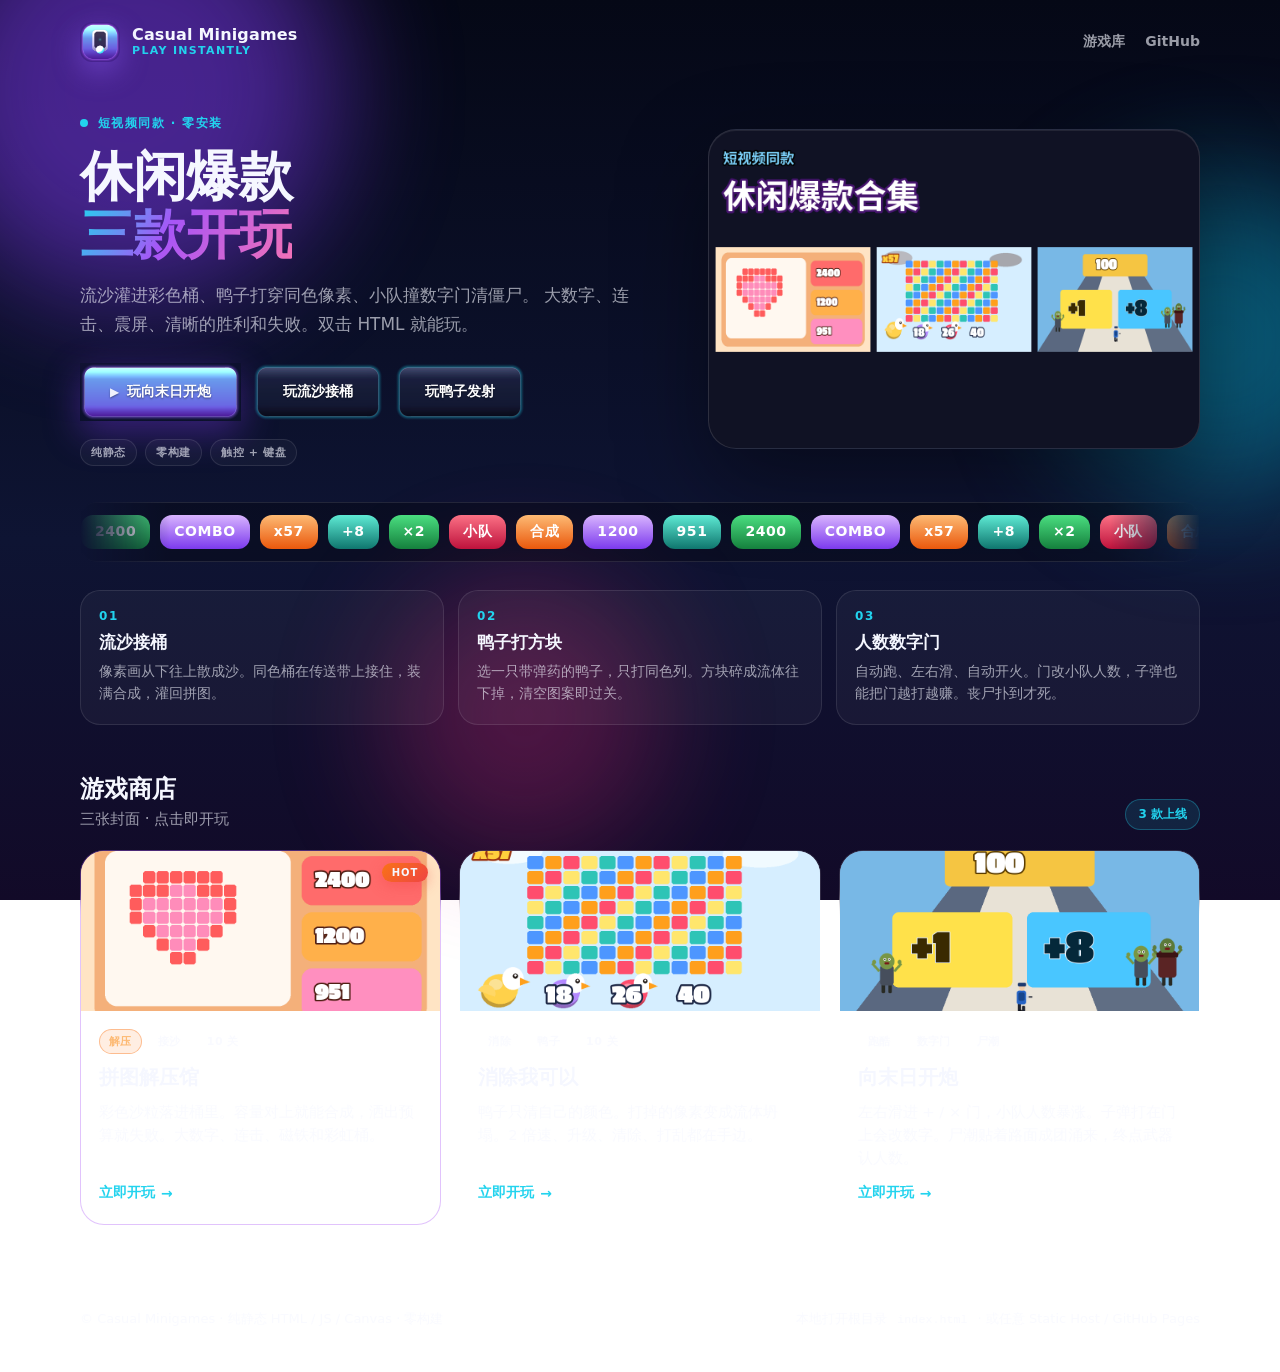
<file: index.html>
<!DOCTYPE html>
<html lang="zh-CN">
<head>
  <meta charset="UTF-8" />
  <meta name="viewport" content="width=device-width, initial-scale=1" />
  <meta name="theme-color" content="#050816" />
  <meta name="description" content="Casual Minigames — 流沙接桶、鸭子打方块、向末日开炮。纯静态，打开即玩。" />
  <title>Casual Minigames · 休闲小游戏合集</title>
  <link rel="preload" as="image" href="assets/hub/logo.png" />
  <link rel="preload" as="image" href="assets/hub/hero.png" />
  <link rel="preload" as="image" href="assets/hub/cover-sand.png" />
  <link rel="preload" as="image" href="assets/hub/cover-duck.png" />
  <link rel="preload" as="image" href="assets/hub/cover-doom.png" />
  <link rel="stylesheet" href="css/hub.css" />
</head>
<body>
  <div class="bg-orb o1" aria-hidden="true"></div>
  <div class="bg-orb o2" aria-hidden="true"></div>
  <div class="bg-orb o3" aria-hidden="true"></div>

  <div class="wrap">
    <header class="nav">
      <div class="brand">
        <div class="brand-mark" aria-hidden="true"></div>
        <div class="brand-text">
          <span class="brand-name">Casual Minigames</span>
          <span class="brand-sub">Play Instantly</span>
        </div>
      </div>
      <nav class="nav-links">
        <a href="#games">游戏库</a>
        <a href="https://github.com/z23861201z/casual-minigames" target="_blank" rel="noopener">GitHub</a>
      </nav>
    </header>

    <section class="hero">
      <div class="hero-copy">
        <div class="eyebrow"><span class="pulse-dot"></span> 短视频同款 · 零安装</div>
        <h1>休闲爆款<br /><span>三款开玩</span></h1>
        <p>
          流沙灌进彩色桶、鸭子打穿同色像素、小队撞数字门清僵尸。
          大数字、连击、震屏、清晰的胜利和失败。双击 HTML 就能玩。
        </p>
        <div class="hero-actions">
          <a class="btn btn-primary" href="games/doom-gates/index.html">
            <span class="btn-ico">▶</span> 玩向末日开炮
          </a>
          <a class="btn btn-ghost" href="games/sand-bucket/index.html">玩流沙接桶</a>
          <a class="btn btn-ghost" href="games/duck-pop/index.html">玩鸭子发射</a>
        </div>
        <div class="hero-meta">
          <span>纯静态</span>
          <span>零构建</span>
          <span>触控 + 键盘</span>
        </div>
      </div>
      <div class="hero-stage" aria-hidden="true"></div>
    </section>

    <div class="marquee" aria-hidden="true">
      <div class="marquee-track">
        <span class="m-add">2400</span><span class="m-mul">COMBO</span><span class="m-bomb">x57</span>
        <span class="m-shield">+8</span><span class="m-add">×2</span><span class="m-sub">小队</span>
        <span class="m-bomb">合成</span><span class="m-mul">1200</span><span class="m-shield">951</span>
        <span class="m-add">2400</span><span class="m-mul">COMBO</span><span class="m-bomb">x57</span>
        <span class="m-shield">+8</span><span class="m-add">×2</span><span class="m-sub">小队</span>
        <span class="m-bomb">合成</span><span class="m-mul">1200</span><span class="m-shield">951</span>
      </div>
    </div>

    <section class="features">
      <article>
        <b>01</b>
        <h3>流沙接桶</h3>
        <p>像素画从下往上散成沙。同色桶在传送带上接住，装满合成，灌回拼图。</p>
      </article>
      <article>
        <b>02</b>
        <h3>鸭子打方块</h3>
        <p>选一只带弹药的鸭子，只打同色列。方块碎成流体往下掉，清空图案即过关。</p>
      </article>
      <article>
        <b>03</b>
        <h3>人数数字门</h3>
        <p>自动跑、左右滑、自动开火。门改小队人数，子弹也能把门越打越赚。丧尸扑到才死。</p>
      </article>
    </section>

    <section class="section" id="games">
      <div class="section-head">
        <div>
          <h2>游戏商店</h2>
          <p>三张封面 · 点击即开玩</p>
        </div>
        <div class="section-pill">3 款上线</div>
      </div>
      <div class="grid">
        <a class="card card-featured" href="games/sand-bucket/index.html">
          <div class="card-cover cover-sand">
            <div class="cover-shine"></div>
            <div class="cover-chip">HOT</div>
          </div>
          <div class="card-body">
            <div class="tags">
              <span class="tag tag-hot">解压</span>
              <span class="tag">接沙</span>
              <span class="tag">10 关</span>
            </div>
            <h3>拼图解压馆</h3>
            <p>彩色沙粒落进桶里。容量对上就能合成，洒出预算就失败。大数字、连击、磁铁和彩虹桶。</p>
            <span class="card-cta">立即开玩 <b>→</b></span>
          </div>
        </a>

        <a class="card" href="games/duck-pop/index.html">
          <div class="card-cover cover-duck">
            <div class="cover-shine"></div>
          </div>
          <div class="card-body">
            <div class="tags">
              <span class="tag">消除</span>
              <span class="tag">鸭子</span>
              <span class="tag">10 关</span>
            </div>
            <h3>消除我可以</h3>
            <p>鸭子只清自己的颜色。打掉的像素变成流体坍塌。2 倍速、升级、清除、打乱都在手边。</p>
            <span class="card-cta">立即开玩 <b>→</b></span>
          </div>
        </a>

        <a class="card" href="games/doom-gates/index.html">
          <div class="card-cover cover-doom">
            <div class="cover-shine"></div>
          </div>
          <div class="card-body">
            <div class="tags">
              <span class="tag">跑酷</span>
              <span class="tag">数字门</span>
              <span class="tag">尸潮</span>
            </div>
            <h3>向末日开炮</h3>
            <p>左右滑进 + / × 门，小队人数暴涨。子弹打在门上会改数字。尸潮贴着路面成团涌来，终点武器认人数。</p>
            <span class="card-cta">立即开玩 <b>→</b></span>
          </div>
        </a>
      </div>
    </section>

    <footer class="footer">
      <div>© Casual Minigames · 纯静态 HTML / JS / Canvas · 零构建</div>
      <div>本地打开根目录 <code>index.html</code> · 或任意 Static Host / GitHub Pages</div>
    </footer>
  </div>
</body>
</html>
</file>
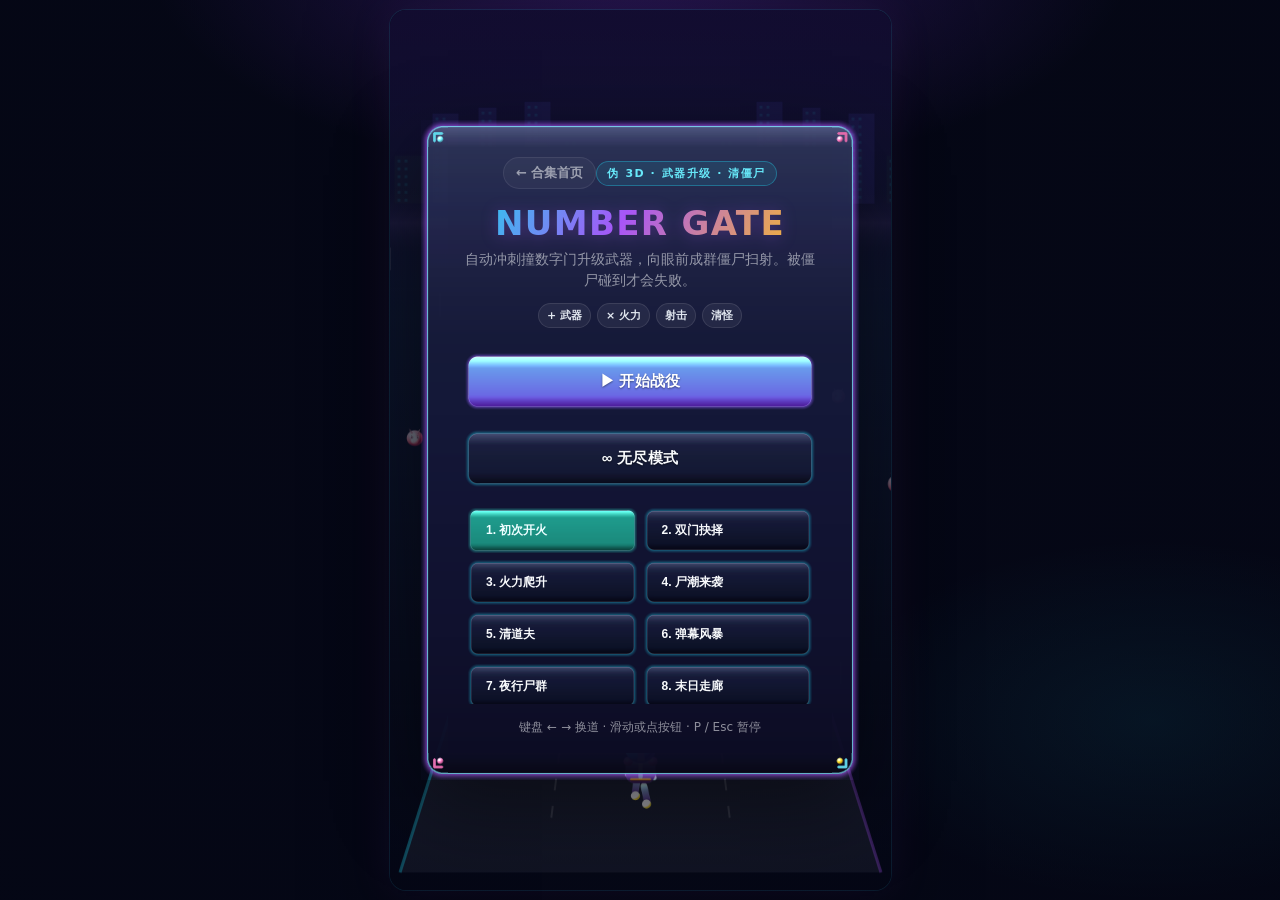
<file: archive/number-gate/index.html>
<!DOCTYPE html>
<html lang="zh-CN">
<head>
  <meta charset="UTF-8" />
  <meta name="viewport" content="width=device-width, initial-scale=1, maximum-scale=1, user-scalable=no" />
  <meta name="theme-color" content="#050816" />
  <title>数字门 · 武器升级清僵尸 · Number Gate</title>
  <link rel="stylesheet" href="css/style.css" />
</head>
<body>
  <div id="app"></div>
  <script>window.__NG_LEVELS__ = {
  "version": 2,
  "defaults": {
    "lanes": 3,
    "laneChangeMs": 110,
    "playerHitZ": 8,
    "minWeapon": 1,
    "maxWeapon": 999
  },
  "gateTypes": {
    "add": {
      "color": "#f1c40f",
      "label": "+{n}"
    },
    "mul": {
      "color": "#5dade2",
      "label": "×{n}"
    },
    "sub": {
      "color": "#e74c3c",
      "label": "-{n}"
    },
    "pickup": {
      "color": "#f39c12",
      "label": "GUN +{n}"
    }
  },
  "levels": [
    {
      "id": 1,
      "name": "初次开火",
      "tier": "tutorial",
      "startWeapon": 4,
      "targetDistance": 350,
      "baseSpeed": 130,
      "maxSpeed": 190,
      "accel": 0.02,
      "gateGap": 160,
      "enemyGap": 150,
      "packSize": [
        4,
        6
      ],
      "gateTable": [
        {
          "type": "add",
          "n": [
            1,
            3,
            5,
            8
          ],
          "w": 5
        },
        {
          "type": "mul",
          "n": [
            2
          ],
          "w": 1
        },
        {
          "type": "sub",
          "n": [
            1,
            2
          ],
          "w": 1
        }
      ],
      "enemyTable": [
        {
          "kind": "grunt",
          "hp": [
            4,
            6,
            8
          ],
          "w": 5
        }
      ],
      "pickupBonus": [
        3,
        5
      ],
      "tutorial": true
    },
    {
      "id": 2,
      "name": "双门抉择",
      "tier": "tutorial",
      "startWeapon": 4,
      "targetDistance": 420,
      "baseSpeed": 140,
      "maxSpeed": 210,
      "accel": 0.025,
      "gateGap": 150,
      "enemyGap": 140,
      "packSize": [
        5,
        9
      ],
      "gateTable": [
        {
          "type": "add",
          "n": [
            1,
            5,
            8
          ],
          "w": 4
        },
        {
          "type": "mul",
          "n": [
            2
          ],
          "w": 2
        },
        {
          "type": "sub",
          "n": [
            2,
            3
          ],
          "w": 1
        }
      ],
      "enemyTable": [
        {
          "kind": "grunt",
          "hp": [
            5,
            8,
            12
          ],
          "w": 5
        }
      ],
      "pickupBonus": [
        5,
        8
      ]
    },
    {
      "id": 3,
      "name": "火力爬升",
      "tier": "normal",
      "startWeapon": 4,
      "targetDistance": 500,
      "baseSpeed": 150,
      "maxSpeed": 230,
      "accel": 0.03,
      "gateGap": 145,
      "enemyGap": 130,
      "packSize": [
        6,
        10
      ],
      "gateTable": [
        {
          "type": "add",
          "n": [
            3,
            5,
            8,
            10
          ],
          "w": 4
        },
        {
          "type": "mul",
          "n": [
            2
          ],
          "w": 2
        },
        {
          "type": "sub",
          "n": [
            3,
            5
          ],
          "w": 1
        },
        {
          "type": "pickup",
          "n": [
            5,
            8
          ],
          "w": 1
        }
      ],
      "enemyTable": [
        {
          "kind": "grunt",
          "hp": [
            10,
            16,
            22
          ],
          "w": 4
        },
        {
          "kind": "elite",
          "hp": [
            30,
            40
          ],
          "w": 1
        }
      ],
      "pickupBonus": [
        5,
        10
      ]
    },
    {
      "id": 4,
      "name": "尸潮来袭",
      "tier": "normal",
      "startWeapon": 5,
      "targetDistance": 550,
      "baseSpeed": 160,
      "maxSpeed": 250,
      "accel": 0.035,
      "gateGap": 140,
      "enemyGap": 120,
      "packSize": [
        7,
        12
      ],
      "gateTable": [
        {
          "type": "add",
          "n": [
            5,
            8,
            12
          ],
          "w": 3
        },
        {
          "type": "mul",
          "n": [
            2,
            3
          ],
          "w": 2
        },
        {
          "type": "sub",
          "n": [
            4,
            6
          ],
          "w": 1
        }
      ],
      "enemyTable": [
        {
          "kind": "grunt",
          "hp": [
            12,
            20
          ],
          "w": 4
        },
        {
          "kind": "elite",
          "hp": [
            35,
            50
          ],
          "w": 2
        }
      ],
      "pickupBonus": [
        8,
        10
      ]
    },
    {
      "id": 5,
      "name": "清道夫",
      "tier": "normal",
      "startWeapon": 6,
      "targetDistance": 600,
      "baseSpeed": 170,
      "maxSpeed": 270,
      "accel": 0.04,
      "gateGap": 135,
      "enemyGap": 115,
      "packSize": [
        8,
        12
      ],
      "gateTable": [
        {
          "type": "add",
          "n": [
            5,
            8,
            15
          ],
          "w": 3
        },
        {
          "type": "mul",
          "n": [
            2,
            3
          ],
          "w": 2
        },
        {
          "type": "sub",
          "n": [
            5,
            8
          ],
          "w": 2
        },
        {
          "type": "pickup",
          "n": [
            8,
            10
          ],
          "w": 1
        }
      ],
      "enemyTable": [
        {
          "kind": "grunt",
          "hp": [
            15,
            25
          ],
          "w": 3
        },
        {
          "kind": "elite",
          "hp": [
            40,
            60
          ],
          "w": 2
        }
      ],
      "pickupBonus": [
        8,
        12
      ]
    },
    {
      "id": 6,
      "name": "弹幕风暴",
      "tier": "hard",
      "startWeapon": 8,
      "targetDistance": 700,
      "baseSpeed": 180,
      "maxSpeed": 300,
      "accel": 0.045,
      "gateGap": 130,
      "enemyGap": 110,
      "packSize": [
        8,
        14
      ],
      "gateTable": [
        {
          "type": "add",
          "n": [
            8,
            12,
            20
          ],
          "w": 3
        },
        {
          "type": "mul",
          "n": [
            2,
            3
          ],
          "w": 3
        },
        {
          "type": "sub",
          "n": [
            8,
            12
          ],
          "w": 2
        }
      ],
      "enemyTable": [
        {
          "kind": "grunt",
          "hp": [
            20,
            30
          ],
          "w": 3
        },
        {
          "kind": "elite",
          "hp": [
            50,
            80
          ],
          "w": 3
        }
      ],
      "pickupBonus": [
        10,
        15
      ]
    },
    {
      "id": 7,
      "name": "夜行尸群",
      "tier": "hard",
      "startWeapon": 10,
      "targetDistance": 800,
      "baseSpeed": 190,
      "maxSpeed": 330,
      "accel": 0.05,
      "gateGap": 125,
      "enemyGap": 105,
      "packSize": [
        10,
        15
      ],
      "gateTable": [
        {
          "type": "add",
          "n": [
            10,
            15,
            25
          ],
          "w": 3
        },
        {
          "type": "mul",
          "n": [
            2,
            3
          ],
          "w": 3
        },
        {
          "type": "sub",
          "n": [
            10,
            15
          ],
          "w": 2
        },
        {
          "type": "pickup",
          "n": [
            10,
            15
          ],
          "w": 1
        }
      ],
      "enemyTable": [
        {
          "kind": "grunt",
          "hp": [
            25,
            40
          ],
          "w": 2
        },
        {
          "kind": "elite",
          "hp": [
            60,
            100
          ],
          "w": 3
        },
        {
          "kind": "boss",
          "hp": [
            150
          ],
          "w": 1
        }
      ],
      "pickupBonus": [
        12,
        20
      ]
    },
    {
      "id": 8,
      "name": "末日走廊",
      "tier": "hard",
      "startWeapon": 12,
      "targetDistance": 900,
      "baseSpeed": 200,
      "maxSpeed": 360,
      "accel": 0.055,
      "gateGap": 120,
      "enemyGap": 100,
      "packSize": [
        10,
        16
      ],
      "gateTable": [
        {
          "type": "add",
          "n": [
            15,
            25,
            40
          ],
          "w": 3
        },
        {
          "type": "mul",
          "n": [
            2,
            3,
            4
          ],
          "w": 3
        },
        {
          "type": "sub",
          "n": [
            15,
            25
          ],
          "w": 2
        }
      ],
      "enemyTable": [
        {
          "kind": "elite",
          "hp": [
            80,
            120
          ],
          "w": 4
        },
        {
          "kind": "boss",
          "hp": [
            200,
            280
          ],
          "w": 2
        }
      ],
      "pickupBonus": [
        15,
        25
      ]
    }
  ],
  "endless": {
    "id": "endless",
    "name": "无尽尸潮",
    "startWeapon": 5,
    "baseSpeed": 160,
    "maxSpeed": 420,
    "accel": 0.06,
    "gateGap": 140,
    "enemyGap": 120,
    "gateGapStart": 150,
    "gateGapMin": 95,
    "enemyGapStart": 160,
    "enemyGapMin": 90,
    "speedBumpPer500": 16,
    "packSize": [
      8,
      14
    ],
    "pickupBonus": [
      8,
      12,
      15
    ],
    "gateTable": [
      {
        "type": "add",
        "n": [
          5,
          8,
          12,
          20
        ],
        "w": 3
      },
      {
        "type": "mul",
        "n": [
          2,
          3
        ],
        "w": 3
      },
      {
        "type": "sub",
        "n": [
          5,
          10,
          15
        ],
        "w": 2
      },
      {
        "type": "pickup",
        "n": [
          8,
          10
        ],
        "w": 1
      }
    ],
    "enemyTable": [
      {
        "kind": "grunt",
        "hp": [
          15,
          30
        ],
        "w": 3
      },
      {
        "kind": "elite",
        "hp": [
          40,
          80
        ],
        "w": 3
      },
      {
        "kind": "boss",
        "hp": [
          120,
          200
        ],
        "w": 1
      }
    ]
  }
};
</script>
  <script src="js/core.js"></script>
  <script src="js/particles.js"></script>
  <script src="js/audio.js"></script>
  <script src="js/render.js"></script>
  <script src="js/ui.js"></script>
  <script src="js/game.js"></script>
</body>
</html>
</file>
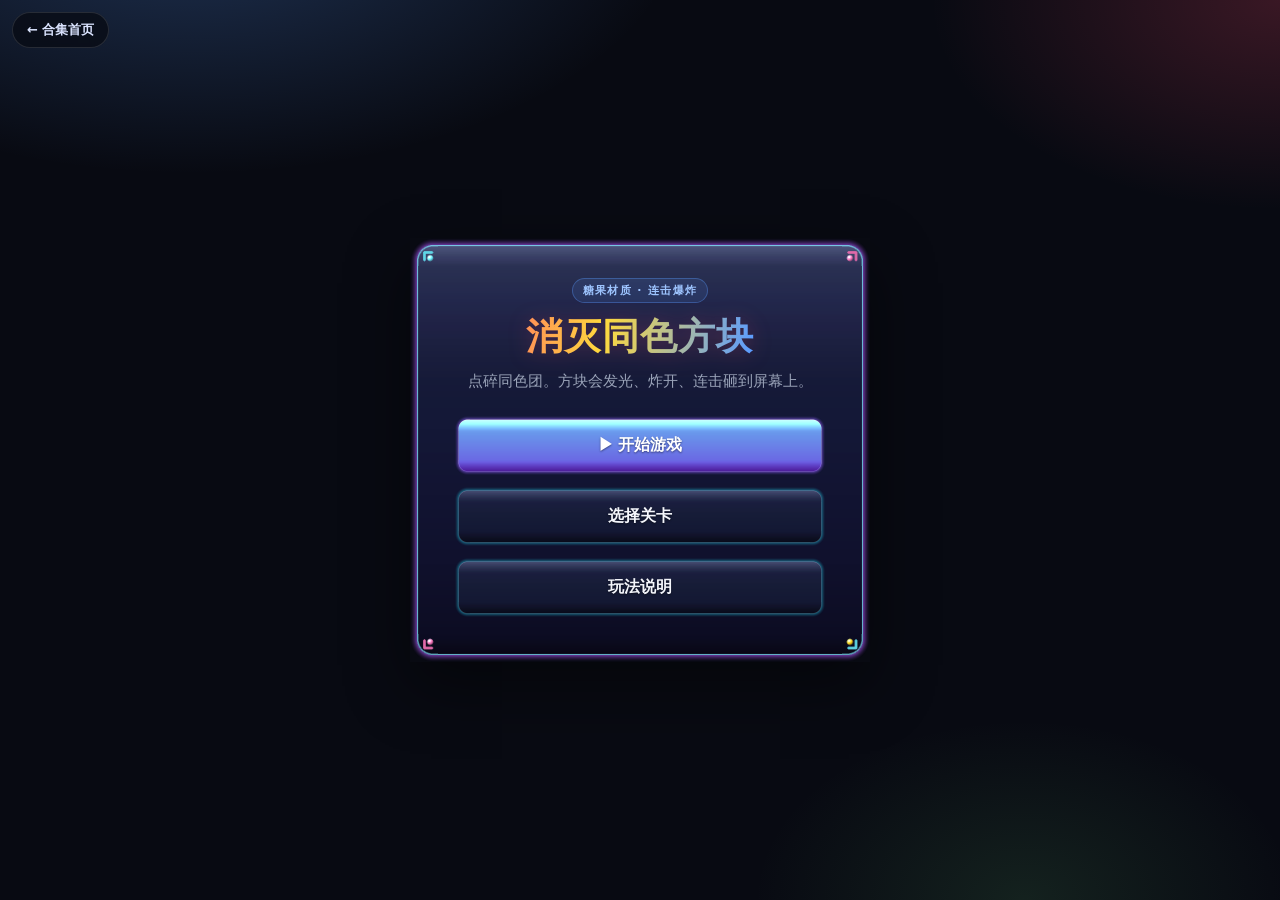
<file: archive/samegame/index.html>
<!DOCTYPE html>
<html lang="zh-CN">
<head>
  <meta charset="UTF-8" />
  <meta name="viewport" content="width=device-width, initial-scale=1, maximum-scale=1, user-scalable=no" />
  <meta name="theme-color" content="#0d0f16" />
  <title>消灭同色方块 · Casual SameGame</title>
  <link rel="stylesheet" href="css/style.css" />
</head>
<body>
  <a class="hub-link" href="../../index.html">← 合集首页</a>
  <div id="app"></div>
  <script src="js/core.js"></script>
  <script src="js/particles.js"></script>
  <script src="js/audio.js"></script>
  <script src="js/render.js"></script>
  <script src="js/ui.js"></script>
  <script>window.__LEVELS__ = {"version":1,"score":{"base":"(n-2)^2","comboWindowMs":3000,"comboMultipliers":[1,1.5,2,2.5,3],"clearBonusDefault":1000},"colors":["#FF4D6D","#4D96FF","#6BCB77","#FFD93D","#C77DFF","#FF8C42"],"levels":[{"id":1,"name":"新手热身","rows":8,"cols":8,"colorCount":3,"targetScore":120,"moveLimit":null,"clearBonus":1000,"stoneCount":0,"seed":1001,"star2RemainingRatio":0.2,"star3RemainingRatio":0.05,"tutorial":true,"tier":"tutorial"},{"id":2,"name":"小试牛刀","rows":9,"cols":9,"colorCount":3,"targetScore":220,"moveLimit":null,"clearBonus":1000,"stoneCount":0,"seed":2002,"star2RemainingRatio":0.15,"star3RemainingRatio":0.05,"tier":"tutorial"},{"id":3,"name":"方形压力","rows":10,"cols":10,"colorCount":3,"targetScore":350,"moveLimit":40,"clearBonus":1000,"stoneCount":0,"seed":3003,"star2RemainingRatio":0.1,"star3RemainingRatio":0,"tier":"tutorial"},{"id":4,"name":"四色登场","rows":10,"cols":10,"colorCount":4,"targetScore":280,"moveLimit":45,"clearBonus":1000,"stoneCount":0,"seed":4004,"star2RemainingRatio":0.15,"star3RemainingRatio":0.05,"tier":"medium"},{"id":5,"name":"加宽战场","rows":10,"cols":12,"colorCount":4,"targetScore":400,"moveLimit":50,"clearBonus":1200,"stoneCount":0,"seed":5005,"star2RemainingRatio":0.12,"star3RemainingRatio":0.05,"tier":"medium"},{"id":6,"name":"障石试炼","rows":10,"cols":12,"colorCount":4,"targetScore":350,"moveLimit":45,"clearBonus":1200,"stoneCount":5,"seed":6006,"star2RemainingRatio":0.15,"star3RemainingRatio":0.08,"tier":"medium"},{"id":7,"name":"五色漩涡","rows":12,"cols":12,"colorCount":5,"targetScore":400,"moveLimit":55,"clearBonus":1500,"stoneCount":0,"seed":7046,"minLargestGroup":4,"star2RemainingRatio":0.18,"star3RemainingRatio":0.08,"tier":"medium"},{"id":8,"name":"限步冲刺","rows":12,"cols":14,"colorCount":5,"targetScore":350,"moveLimit":45,"clearBonus":1500,"stoneCount":3,"seed":8075,"star2RemainingRatio":0.12,"star3RemainingRatio":0.05,"tier":"hard"},{"id":9,"name":"巨岩迷宫","rows":12,"cols":14,"colorCount":5,"targetScore":450,"moveLimit":48,"clearBonus":1800,"stoneCount":8,"seed":9071,"star2RemainingRatio":0.1,"star3RemainingRatio":0.05,"tier":"hard"},{"id":10,"name":"终焉盘面","rows":14,"cols":16,"colorCount":5,"targetScore":500,"moveLimit":60,"clearBonus":2000,"stoneCount":6,"seed":1014,"star2RemainingRatio":0.05,"star3RemainingRatio":0,"tier":"hard"},{"id":11,"name":"无尽试炼","rows":14,"cols":16,"colorCount":6,"targetScore":450,"moveLimit":65,"clearBonus":2500,"stoneCount":10,"seed":1159,"star2RemainingRatio":0.08,"star3RemainingRatio":0.02,"tier":"hard"},{"id":12,"name":"极限同色","rows":15,"cols":18,"colorCount":6,"targetScore":480,"moveLimit":70,"clearBonus":3000,"stoneCount":12,"seed":1255,"star2RemainingRatio":0.05,"star3RemainingRatio":0,"tier":"hard"}]};</script>
  <script src="js/game.js"></script>
</body>
</html>
</file>
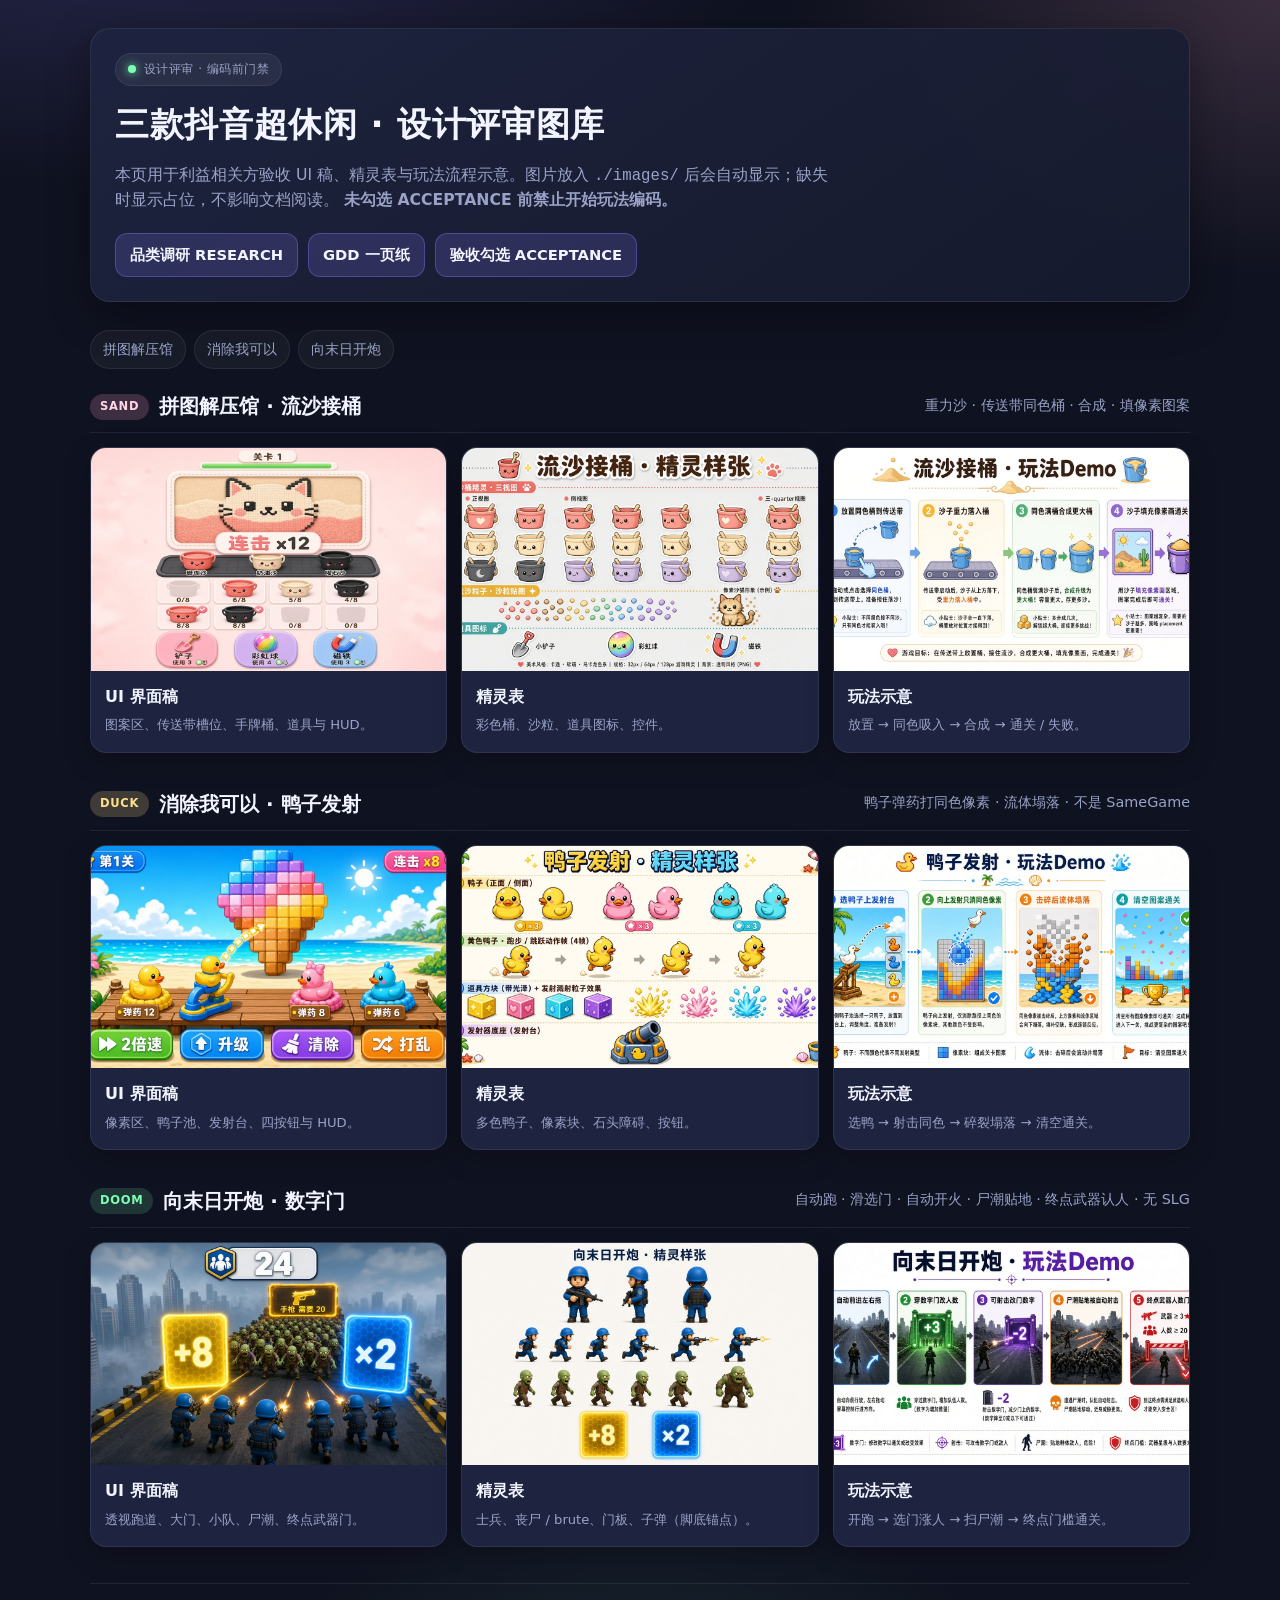
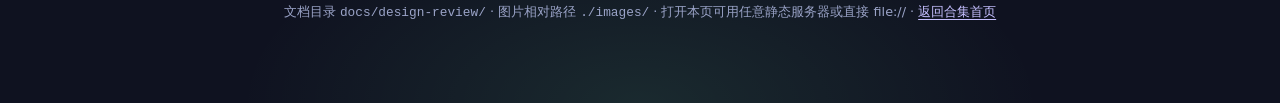
<file: docs/design-review/index.html>
<!DOCTYPE html>
<html lang="zh-CN">
<head>
  <meta charset="UTF-8" />
  <meta name="viewport" content="width=device-width, initial-scale=1, viewport-fit=cover" />
  <title>设计评审图库 · 三款超休闲</title>
  <style>
    :root {
      --bg: #0f1220;
      --bg2: #171b2e;
      --card: #1e2440;
      --card-hover: #262d4d;
      --text: #f2f4ff;
      --muted: #9aa3c7;
      --line: rgba(255, 255, 255, 0.08);
      --sand: #f6a5c0;
      --sand2: #ffd6e7;
      --duck: #ffe08a;
      --duck2: #7ec8ff;
      --doom: #7cffb2;
      --doom2: #ff6b6b;
      --accent: #8b7cff;
      --radius: 16px;
      --shadow: 0 12px 40px rgba(0, 0, 0, 0.35);
      font-family: "PingFang SC", "Noto Sans SC", "Microsoft YaHei", system-ui, sans-serif;
    }

    * { box-sizing: border-box; }
    html { scroll-behavior: smooth; }
    body {
      margin: 0;
      min-height: 100vh;
      color: var(--text);
      background:
        radial-gradient(1200px 600px at 10% -10%, rgba(139, 124, 255, 0.25), transparent 60%),
        radial-gradient(900px 500px at 100% 0%, rgba(246, 165, 192, 0.18), transparent 55%),
        radial-gradient(800px 400px at 50% 100%, rgba(124, 255, 178, 0.1), transparent 50%),
        var(--bg);
      line-height: 1.55;
    }

    a { color: inherit; text-decoration: none; }
    img { max-width: 100%; display: block; }

    .wrap {
      width: min(1100px, calc(100% - 32px));
      margin: 0 auto;
      padding: 28px 0 64px;
    }

    header.hero {
      display: grid;
      gap: 12px;
      margin-bottom: 28px;
      padding: 24px;
      border: 1px solid var(--line);
      border-radius: calc(var(--radius) + 4px);
      background: linear-gradient(145deg, rgba(30, 36, 64, 0.95), rgba(23, 27, 46, 0.9));
      box-shadow: var(--shadow);
    }

    .badge {
      display: inline-flex;
      align-items: center;
      gap: 8px;
      width: fit-content;
      padding: 6px 12px;
      border-radius: 999px;
      font-size: 12px;
      letter-spacing: 0.04em;
      color: var(--muted);
      background: rgba(255, 255, 255, 0.06);
      border: 1px solid var(--line);
    }

    .badge i {
      width: 8px; height: 8px; border-radius: 50%;
      background: var(--doom);
      box-shadow: 0 0 10px var(--doom);
    }

    h1 {
      margin: 0;
      font-size: clamp(1.55rem, 4vw, 2.15rem);
      font-weight: 750;
      letter-spacing: 0.02em;
    }

    .lead {
      margin: 0;
      color: var(--muted);
      max-width: 46em;
      font-size: 0.98rem;
    }

    .doc-links {
      display: flex;
      flex-wrap: wrap;
      gap: 10px;
      margin-top: 8px;
    }

    .doc-links a {
      padding: 10px 14px;
      border-radius: 12px;
      background: rgba(139, 124, 255, 0.18);
      border: 1px solid rgba(139, 124, 255, 0.35);
      font-size: 0.92rem;
      font-weight: 600;
      transition: transform 0.15s ease, background 0.15s ease;
    }

    .doc-links a:hover,
    .doc-links a:focus-visible {
      background: rgba(139, 124, 255, 0.32);
      transform: translateY(-1px);
      outline: none;
    }

    nav.toc {
      display: flex;
      flex-wrap: wrap;
      gap: 8px;
      margin: 0 0 22px;
    }

    nav.toc a {
      padding: 8px 12px;
      border-radius: 999px;
      font-size: 0.85rem;
      color: var(--muted);
      background: rgba(255, 255, 255, 0.04);
      border: 1px solid var(--line);
    }

    nav.toc a:hover { color: var(--text); background: rgba(255, 255, 255, 0.08); }

    section.game {
      margin-bottom: 36px;
    }

    .game-head {
      display: flex;
      flex-wrap: wrap;
      align-items: baseline;
      justify-content: space-between;
      gap: 8px 16px;
      margin-bottom: 14px;
      padding-bottom: 10px;
      border-bottom: 1px solid var(--line);
    }

    .game-head h2 {
      margin: 0;
      font-size: 1.25rem;
      display: flex;
      align-items: center;
      gap: 10px;
    }

    .pill {
      font-size: 0.72rem;
      font-weight: 700;
      padding: 4px 10px;
      border-radius: 999px;
      letter-spacing: 0.06em;
      text-transform: uppercase;
    }

    .game-sand .pill { background: rgba(246, 165, 192, 0.2); color: var(--sand2); }
    .game-duck .pill { background: rgba(255, 224, 138, 0.2); color: var(--duck); }
    .game-doom .pill { background: rgba(124, 255, 178, 0.15); color: var(--doom); }

    .sub {
      margin: 0;
      color: var(--muted);
      font-size: 0.9rem;
    }

    .grid {
      display: grid;
      grid-template-columns: repeat(3, 1fr);
      gap: 14px;
    }

    @media (max-width: 860px) {
      .grid { grid-template-columns: 1fr; }
      .wrap { width: min(1100px, calc(100% - 20px)); padding-top: 18px; }
    }

    .card {
      background: var(--card);
      border: 1px solid var(--line);
      border-radius: var(--radius);
      overflow: hidden;
      box-shadow: 0 8px 28px rgba(0, 0, 0, 0.22);
      transition: transform 0.18s ease, background 0.18s ease, border-color 0.18s ease;
    }

    .card:hover {
      background: var(--card-hover);
      border-color: rgba(255, 255, 255, 0.14);
      transform: translateY(-2px);
    }

    .thumb {
      aspect-ratio: 16 / 10;
      background:
        linear-gradient(135deg, rgba(255, 255, 255, 0.04), transparent),
        repeating-linear-gradient(
          -45deg,
          rgba(255, 255, 255, 0.03) 0 8px,
          rgba(255, 255, 255, 0.01) 8px 16px
        ),
        var(--bg2);
      position: relative;
      overflow: hidden;
    }

    .game-sand .thumb { background-image: linear-gradient(145deg, rgba(246, 165, 192, 0.25), transparent 55%), linear-gradient(#1a1430, #12101f); }
    .game-duck .thumb { background-image: linear-gradient(145deg, rgba(255, 224, 138, 0.22), transparent 55%), linear-gradient(#142033, #101820); }
    .game-doom .thumb { background-image: linear-gradient(145deg, rgba(124, 255, 178, 0.18), transparent 55%), linear-gradient(#141c18, #101410); }

    .thumb img {
      width: 100%;
      height: 100%;
      object-fit: cover;
      object-position: center top;
    }

    .thumb img[hidden] { display: none; }

    .placeholder {
      position: absolute;
      inset: 0;
      display: grid;
      place-content: center;
      gap: 6px;
      text-align: center;
      padding: 16px;
      color: var(--muted);
      font-size: 0.85rem;
      pointer-events: none;
    }

    .placeholder strong {
      color: var(--text);
      font-size: 0.95rem;
    }

    .placeholder code {
      font-family: ui-monospace, SFMono-Regular, Menlo, Consolas, monospace;
      font-size: 0.72rem;
      opacity: 0.85;
      word-break: break-all;
    }

    .card.is-loaded .placeholder { display: none; }

    .meta {
      padding: 14px 14px 16px;
      display: grid;
      gap: 6px;
    }

    .meta h3 {
      margin: 0;
      font-size: 1rem;
    }

    .meta p {
      margin: 0;
      font-size: 0.82rem;
      color: var(--muted);
    }

    footer {
      margin-top: 12px;
      padding: 18px 4px;
      color: var(--muted);
      font-size: 0.8rem;
      text-align: center;
      border-top: 1px solid var(--line);
    }

    footer a { color: #c5bfff; text-decoration: underline; text-underline-offset: 3px; }
  </style>
</head>
<body>
  <div class="wrap">
    <header class="hero">
      <span class="badge"><i></i> 设计评审 · 编码前门禁</span>
      <h1>三款抖音超休闲 · 设计评审图库</h1>
      <p class="lead">
        本页用于利益相关方验收 UI 稿、精灵表与玩法流程示意。图片放入
        <code>./images/</code> 后会自动显示；缺失时显示占位，不影响文档阅读。
        <strong>未勾选 ACCEPTANCE 前禁止开始玩法编码。</strong>
      </p>
      <div class="doc-links">
        <a href="./RESEARCH.md">品类调研 RESEARCH</a>
        <a href="./GDD-ONEPAGERS.md">GDD 一页纸</a>
        <a href="./ACCEPTANCE.md">验收勾选 ACCEPTANCE</a>
      </div>
    </header>

    <nav class="toc" aria-label="游戏导航">
      <a href="#sand">拼图解压馆</a>
      <a href="#duck">消除我可以</a>
      <a href="#doom">向末日开炮</a>
    </nav>

    <!-- 拼图解压馆 -->
    <section class="game game-sand" id="sand">
      <div class="game-head">
        <h2><span class="pill">SAND</span> 拼图解压馆 · 流沙接桶</h2>
        <p class="sub">重力沙 · 传送带同色桶 · 合成 · 填像素图案</p>
      </div>
      <div class="grid">
        <article class="card" data-src="./images/sand-ui-mockup.jpg">
          <div class="thumb">
            <div class="placeholder"><strong>UI 整屏稿</strong><span>待放入图片</span><code>sand-ui-mockup.jpg</code></div>
            <img alt="拼图解压馆 UI 稿" hidden />
          </div>
          <div class="meta">
            <h3>UI 界面稿</h3>
            <p>图案区、传送带槽位、手牌桶、道具与 HUD。</p>
          </div>
        </article>
        <article class="card" data-src="./images/sand-sprites.jpg">
          <div class="thumb">
            <div class="placeholder"><strong>精灵 / 素材</strong><span>待放入图片</span><code>sand-sprites.jpg</code></div>
            <img alt="拼图解压馆精灵表" hidden />
          </div>
          <div class="meta">
            <h3>精灵表</h3>
            <p>彩色桶、沙粒、道具图标、控件。</p>
          </div>
        </article>
        <article class="card" data-src="./images/sand-flow.jpg">
          <div class="thumb">
            <div class="placeholder"><strong>玩法流程</strong><span>待放入图片</span><code>sand-flow.jpg</code></div>
            <img alt="拼图解压馆流程图" hidden />
          </div>
          <div class="meta">
            <h3>玩法示意</h3>
            <p>放置 → 同色吸入 → 合成 → 通关 / 失败。</p>
          </div>
        </article>
      </div>
    </section>

    <!-- 消除我可以 -->
    <section class="game game-duck" id="duck">
      <div class="game-head">
        <h2><span class="pill">DUCK</span> 消除我可以 · 鸭子发射</h2>
        <p class="sub">鸭子弹药打同色像素 · 流体塌落 · 不是 SameGame</p>
      </div>
      <div class="grid">
        <article class="card" data-src="./images/duck-ui-mockup.jpg">
          <div class="thumb">
            <div class="placeholder"><strong>UI 整屏稿</strong><span>待放入图片</span><code>duck-ui-mockup.jpg</code></div>
            <img alt="消除我可以 UI 稿" hidden />
          </div>
          <div class="meta">
            <h3>UI 界面稿</h3>
            <p>像素区、鸭子池、发射台、四按钮与 HUD。</p>
          </div>
        </article>
        <article class="card" data-src="./images/duck-sprites.jpg">
          <div class="thumb">
            <div class="placeholder"><strong>精灵 / 素材</strong><span>待放入图片</span><code>duck-sprites.jpg</code></div>
            <img alt="消除我可以精灵表" hidden />
          </div>
          <div class="meta">
            <h3>精灵表</h3>
            <p>多色鸭子、像素块、石头障碍、按钮。</p>
          </div>
        </article>
        <article class="card" data-src="./images/duck-flow.jpg">
          <div class="thumb">
            <div class="placeholder"><strong>玩法流程</strong><span>待放入图片</span><code>duck-flow.jpg</code></div>
            <img alt="消除我可以流程图" hidden />
          </div>
          <div class="meta">
            <h3>玩法示意</h3>
            <p>选鸭 → 射击同色 → 碎裂塌落 → 清空通关。</p>
          </div>
        </article>
      </div>
    </section>

    <!-- 向末日开炮 -->
    <section class="game game-doom" id="doom">
      <div class="game-head">
        <h2><span class="pill">DOOM</span> 向末日开炮 · 数字门</h2>
        <p class="sub">自动跑 · 滑选门 · 自动开火 · 尸潮贴地 · 终点武器认人 · 无 SLG</p>
      </div>
      <div class="grid">
        <article class="card" data-src="./images/doom-ui-mockup.jpg">
          <div class="thumb">
            <div class="placeholder"><strong>UI 整屏稿</strong><span>待放入图片</span><code>doom-ui-mockup.jpg</code></div>
            <img alt="向末日开炮 UI 稿" hidden />
          </div>
          <div class="meta">
            <h3>UI 界面稿</h3>
            <p>透视跑道、大门、小队、尸潮、终点武器门。</p>
          </div>
        </article>
        <article class="card" data-src="./images/doom-sprites.jpg">
          <div class="thumb">
            <div class="placeholder"><strong>精灵 / 素材</strong><span>待放入图片</span><code>doom-sprites.jpg</code></div>
            <img alt="向末日开炮精灵表" hidden />
          </div>
          <div class="meta">
            <h3>精灵表</h3>
            <p>士兵、丧尸 / brute、门板、子弹（脚底锚点）。</p>
          </div>
        </article>
        <article class="card" data-src="./images/doom-flow.jpg">
          <div class="thumb">
            <div class="placeholder"><strong>玩法流程</strong><span>待放入图片</span><code>doom-flow.jpg</code></div>
            <img alt="向末日开炮流程图" hidden />
          </div>
          <div class="meta">
            <h3>玩法示意</h3>
            <p>开跑 → 选门涨人 → 扫尸潮 → 终点门槛通关。</p>
          </div>
        </article>
      </div>
    </section>

    <footer>
      文档目录 <code>docs/design-review/</code> ·
      图片相对路径 <code>./images/</code> ·
      打开本页可用任意静态服务器或直接 file:// ·
      <a href="../../index.html">返回合集首页</a>
    </footer>
  </div>

  <script>
    (function () {
      var cards = document.querySelectorAll(".card[data-src]");
      cards.forEach(function (card) {
        var src = card.getAttribute("data-src");
        var img = card.querySelector("img");
        if (!img || !src) return;
        var probe = new Image();
        probe.onload = function () {
          img.src = src;
          img.hidden = false;
          card.classList.add("is-loaded");
        };
        probe.onerror = function () {
          /* keep placeholder */
        };
        probe.src = src;
      });
    })();
  </script>
</body>
</html>
</file>
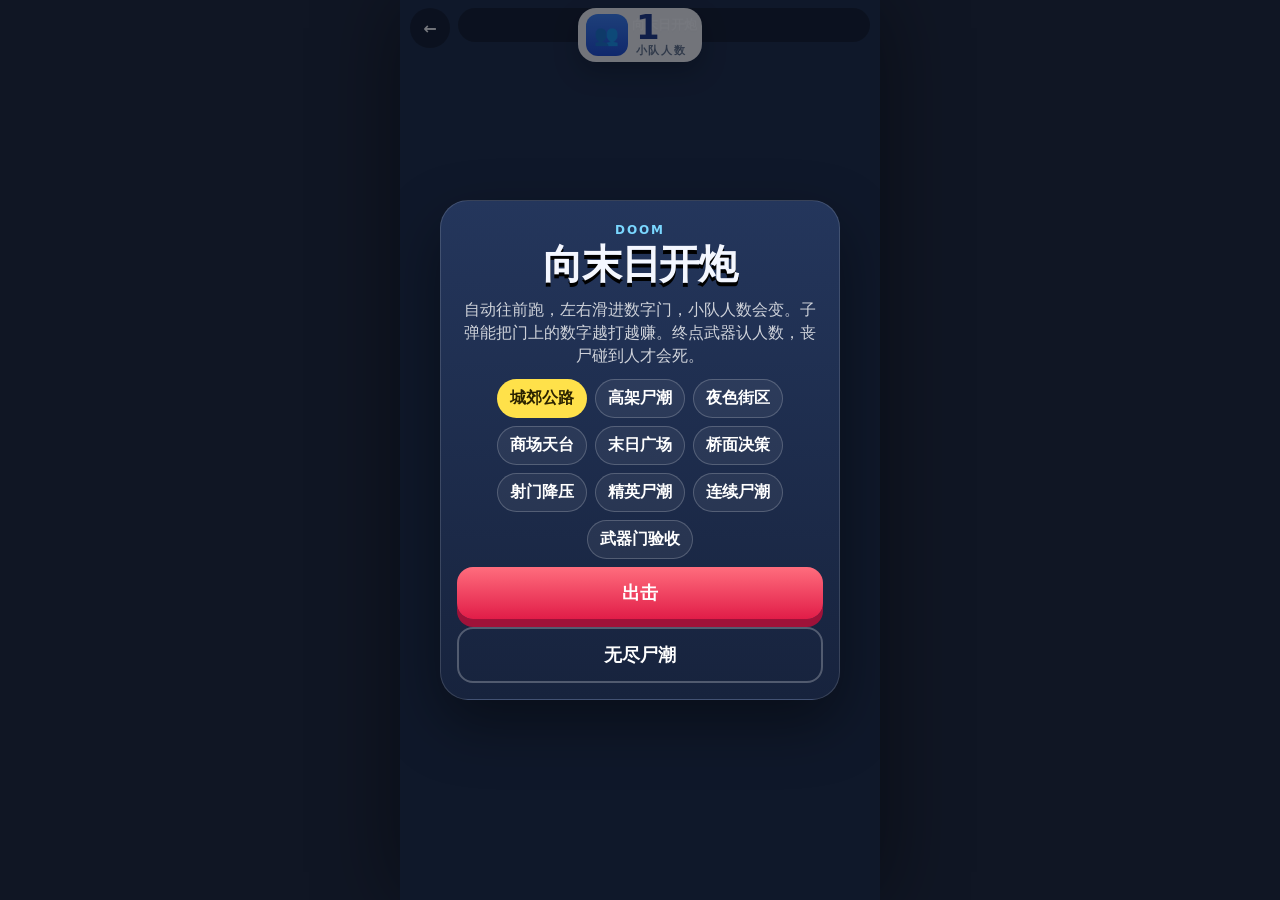
<file: games/doom-gates/index.html>
<!DOCTYPE html>
<html lang="zh-CN">
<head>
  <meta charset="UTF-8" />
  <meta name="viewport" content="width=device-width, initial-scale=1, maximum-scale=1, user-scalable=no" />
  <meta name="theme-color" content="#1a2744" />
  <title>向末日开炮 · 数字门</title>
  <link rel="stylesheet" href="css/style.css" />
</head>
<body>
  <div id="app">
    <canvas id="cv"></canvas>
    <div id="hurt"></div>
    <header id="hud">
      <a class="round" href="../../index.html" aria-label="返回合集">←</a>
      <div id="goal">向末日开炮</div>
      <button id="pause" type="button" aria-label="暂停" hidden>❚❚</button>
    </header>
    <div id="squad-wrap">
      <div id="squad-pill">
        <div id="squad-ico" aria-hidden="true">👥</div>
        <div>
          <div id="squad-num">1</div>
          <div id="squad-label">小队人数</div>
        </div>
      </div>
    </div>
    <div id="banner" hidden>左右滑动选门 · 子弹能把数字改得更赚</div>
    <div id="hint" hidden>按住滑动</div>
    <div id="floats"></div>
    <div id="overlay"></div>
    <div id="err"></div>
  </div>
  <script src="js/levels.js"></script>
  <script src="js/core.js"></script>
  <script src="js/audio.js"></script>
  <script src="js/render.js"></script>
  <script src="js/game.js"></script>
</body>
</html>
</file>
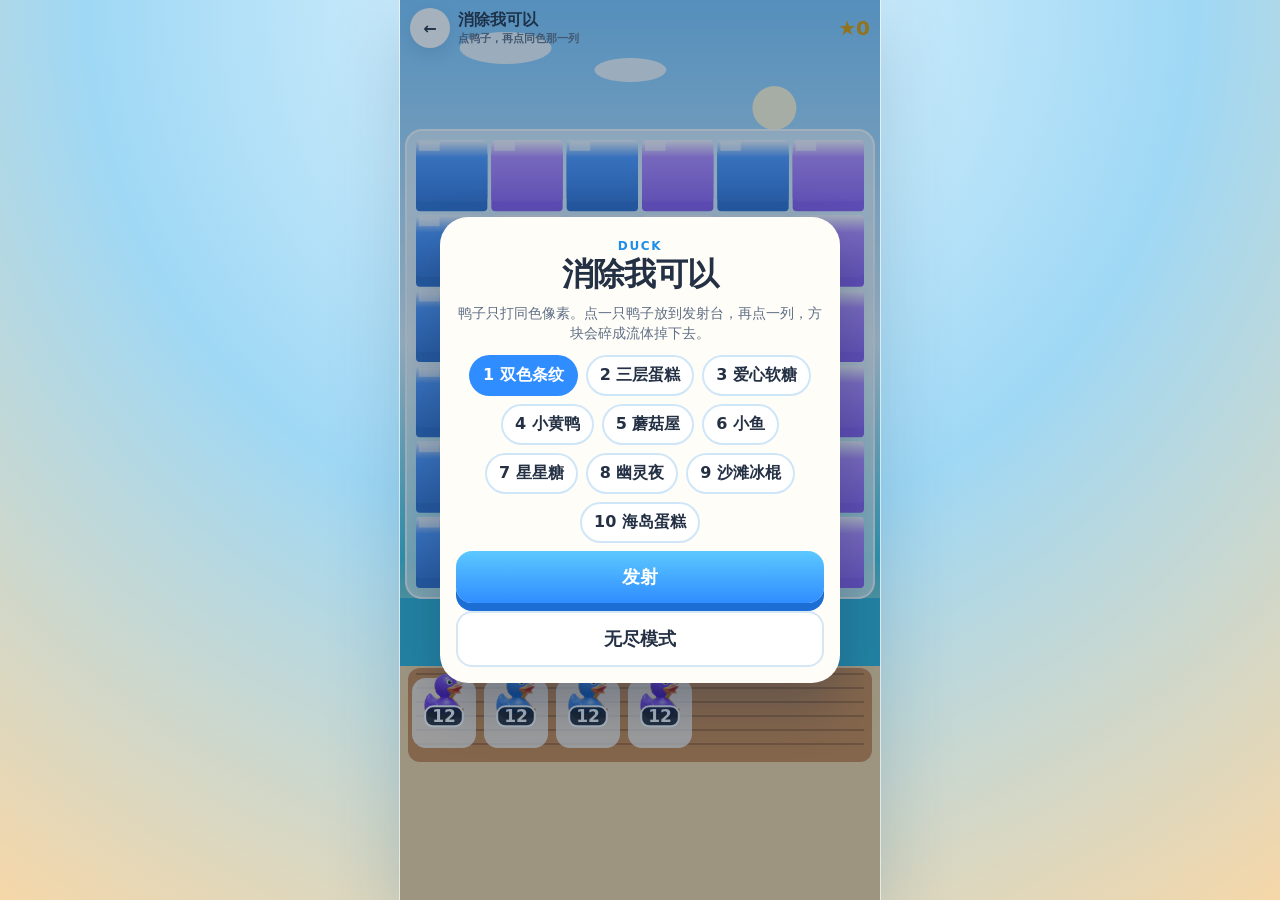
<file: games/duck-pop/index.html>
<!DOCTYPE html>
<html lang="zh-CN">
<head>
  <meta charset="UTF-8" />
  <meta name="viewport" content="width=device-width, initial-scale=1, maximum-scale=1, user-scalable=no" />
  <meta name="theme-color" content="#D7F2FF" />
  <title>消除我可以 · 鸭子发射</title>
  <link rel="stylesheet" href="css/style.css" />
</head>
<body>
  <div id="app">
    <canvas id="cv"></canvas>
    <header id="hud">
      <a class="round" href="../../index.html" aria-label="返回合集">←</a>
      <div class="hud-mid">
        <div id="lv">消除我可以</div>
        <div id="sub">点鸭子，再点同色那一列</div>
      </div>
      <div class="hud-right">
        <b id="stars">★0</b>
        <button id="pause" type="button" aria-label="暂停" hidden>❚❚</button>
      </div>
    </header>
    <div id="combo"></div>
    <div id="banner"></div>
    <div id="tools">
      <button type="button" data-act="speed">2倍速</button>
      <button type="button" data-act="upgrade">升级</button>
      <button type="button" data-act="clear">清除</button>
      <button type="button" data-act="shuffle">打乱</button>
    </div>
    <div id="floats"></div>
    <div id="overlay"></div>
    <div id="err"></div>
  </div>
  <script src="js/levels.js"></script>
  <script src="js/core.js"></script>
  <script src="js/audio.js"></script>
  <script src="js/render.js"></script>
  <script src="js/game.js"></script>
</body>
</html>
</file>
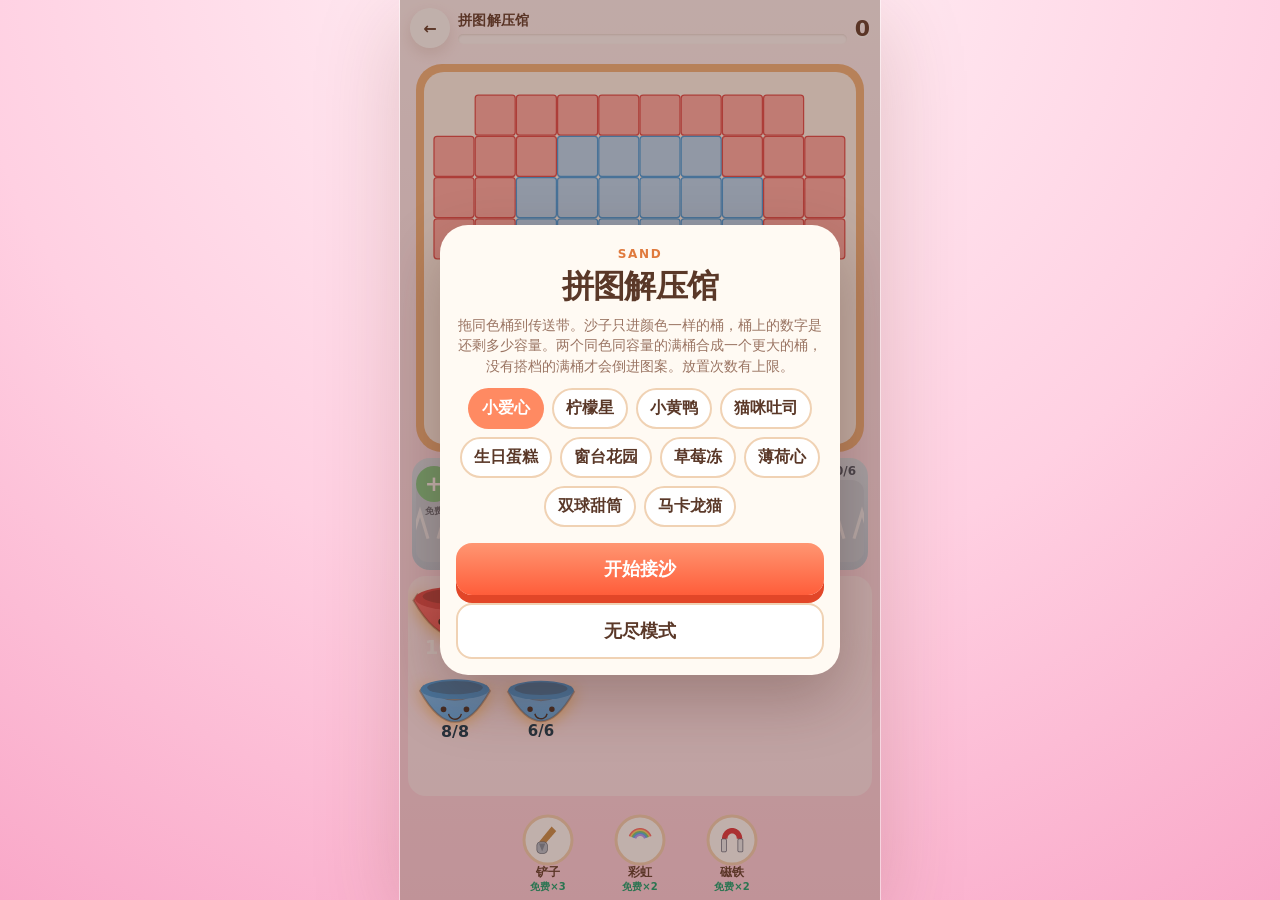
<file: games/sand-bucket/index.html>
<!DOCTYPE html>
<html lang="zh-CN">
<head>
  <meta charset="UTF-8" />
  <meta name="viewport" content="width=device-width, initial-scale=1, maximum-scale=1, user-scalable=no" />
  <meta name="theme-color" content="#FFE3C4" />
  <title>拼图解压馆 · 流沙接桶</title>
  <link rel="stylesheet" href="css/style.css" />
</head>
<body>
  <div id="app">
    <canvas id="cv"></canvas>
    <header id="hud">
      <a class="round" href="../../index.html" aria-label="返回合集">←</a>
      <div class="hud-mid">
        <div id="lv">拼图解压馆</div>
        <div class="track"><div id="fill"></div></div>
      </div>
      <div class="hud-right">
        <div>
          <b id="score">0</b>
          <small id="spill"></small>
        </div>
        <button id="pause" type="button" aria-label="暂停" hidden>❚❚</button>
      </div>
    </header>
    <div id="combo"></div>
    <div id="banner"></div>
    <button id="merge" type="button" hidden>合成</button>
    <div id="floats"></div>
    <div id="overlay"></div>
    <div id="err"></div>
  </div>
  <script src="js/levels.js"></script>
  <script src="js/core.js"></script>
  <script src="js/audio.js"></script>
  <script src="js/render.js"></script>
  <script src="js/game.js"></script>
</body>
</html>
</file>
<file: css/hub.css>
:root {
  --bg0: #050816;
  --bg1: #0e1433;
  --text: #f5f7ff;
  --muted: rgba(245,247,255,0.62);
  --card: rgba(255,255,255,0.045);
  --line: rgba(255,255,255,0.1);
  --accent: #8b5cf6;
  --cyan: #22d3ee;
  --pink: #f472b6;
  --font: "Segoe UI", system-ui, -apple-system, "PingFang SC", "Noto Sans SC", sans-serif;
}

* { box-sizing: border-box; margin: 0; padding: 0; }
html { scroll-behavior: smooth; }

body {
  min-height: 100vh;
  font-family: var(--font);
  color: var(--text);
  background: linear-gradient(180deg, var(--bg0), var(--bg1) 60%, #120a28);
  background-attachment: fixed;
  overflow-x: hidden;
  position: relative;
}

a { color: inherit; text-decoration: none; }
code {
  font-family: ui-monospace, SFMono-Regular, Menlo, monospace;
  font-size: 0.9em;
  background: rgba(255,255,255,0.06);
  padding: 1px 6px;
  border-radius: 6px;
}

.bg-orb {
  position: fixed;
  border-radius: 50%;
  filter: blur(60px);
  pointer-events: none;
  z-index: 0;
  opacity: 0.55;
  animation: orbFloat 12s ease-in-out infinite;
}
.o1 { width: 420px; height: 420px; background: #7c3aed; top: -120px; left: -80px; }
.o2 { width: 320px; height: 320px; background: #0891b2; top: 20%; right: -100px; animation-delay: -4s; }
.o3 { width: 280px; height: 280px; background: #db2777; bottom: 5%; left: 30%; animation-delay: -7s; opacity: 0.3; }

@keyframes orbFloat {
  0%, 100% { transform: translate(0, 0) scale(1); }
  50% { transform: translate(20px, -24px) scale(1.06); }
}

.wrap {
  width: min(1120px, calc(100% - 32px));
  margin: 0 auto;
  position: relative;
  z-index: 1;
}

/* Nav */
.nav {
  display: flex;
  align-items: center;
  justify-content: space-between;
  padding: 22px 0 10px;
  gap: 16px;
}

.brand { display: flex; align-items: center; gap: 12px; }
.brand-mark {
  width: 40px; height: 40px;
  border-radius: 12px;
  background: url("../assets/hub/logo.png") center / cover no-repeat;
  box-shadow: 0 10px 28px rgba(139,92,246,0.45);
  position: relative;
  overflow: hidden;
  animation: brandPulse 3s ease-in-out infinite;
}
.brand-mark::after { content: none; }
@keyframes brandPulse {
  0%, 100% { box-shadow: 0 10px 28px rgba(139,92,246,0.45); }
  50% { box-shadow: 0 10px 36px rgba(34,211,238,0.5); }
}
.brand-text { display: flex; flex-direction: column; line-height: 1.15; }
.brand-name { font-weight: 800; letter-spacing: 0.01em; }
.brand-sub { font-size: 11px; color: var(--cyan); letter-spacing: 0.12em; text-transform: uppercase; font-weight: 700; }

.nav-links { display: flex; gap: 20px; font-size: 14px; color: var(--muted); font-weight: 600; }
.nav-links a:hover { color: var(--cyan); }

/* Hero */
.hero {
  padding: 40px 0 28px;
  display: grid;
  grid-template-columns: 1.15fr 0.95fr;
  gap: 32px;
  align-items: center;
}

.eyebrow {
  display: inline-flex;
  align-items: center;
  gap: 10px;
  font-size: 12px;
  letter-spacing: 0.12em;
  text-transform: uppercase;
  color: var(--cyan);
  margin-bottom: 16px;
  font-weight: 700;
}
.pulse-dot {
  width: 8px; height: 8px; border-radius: 50%;
  background: var(--cyan);
  box-shadow: 0 0 0 0 rgba(34,211,238,0.6);
  animation: pulse 1.6s ease-out infinite;
}
@keyframes pulse {
  0% { box-shadow: 0 0 0 0 rgba(34,211,238,0.55); }
  70% { box-shadow: 0 0 0 10px rgba(34,211,238,0); }
  100% { box-shadow: 0 0 0 0 rgba(34,211,238,0); }
}

.hero h1 {
  font-size: clamp(2.1rem, 5.2vw, 3.4rem);
  line-height: 1.08;
  font-weight: 900;
  margin-bottom: 16px;
  letter-spacing: -0.02em;
}
.hero h1 span {
  background: linear-gradient(120deg, #22d3ee, #a855f7 42%, #f472b6);
  -webkit-background-clip: text;
  background-clip: text;
  color: transparent;
}

.hero-copy > p {
  color: var(--muted);
  font-size: 1.06rem;
  line-height: 1.7;
  max-width: 34em;
  margin-bottom: 24px;
}

.hero-actions { display: flex; flex-wrap: wrap; gap: 12px; margin-bottom: 18px; }

.btn {
  display: inline-flex;
  align-items: center;
  justify-content: center;
  gap: 8px;
  padding: 4px 14px;
  border-radius: 0;
  font-weight: 800;
  font-size: 14px;
  color: #fff;
  border: 16px solid transparent;
  border-image: url("../assets/ui/btn-ghost.png") 64 fill / 16px / 0 stretch;
  background: none;
  text-shadow: 0 1px 2px rgba(0,0,0,0.45);
  transition: transform 0.15s ease, box-shadow 0.15s ease;
}
.btn:hover {
  transform: translateY(-3px);
  border-image-source: url("../assets/ui/btn-ghost-hover.png");
  background: none;
}
.btn:active {
  border-image-source: url("../assets/ui/btn-ghost-pressed.png");
  transform: translateY(0) scale(0.98);
}
.btn-primary {
  border-image-source: url("../assets/ui/btn-primary.png");
  color: #fff;
  box-shadow: 0 12px 36px rgba(124,58,237,0.4);
}
.btn-primary:hover {
  border-image-source: url("../assets/ui/btn-primary-hover.png");
  box-shadow: 0 16px 44px rgba(124,58,237,0.55);
}
.btn-primary:active { border-image-source: url("../assets/ui/btn-primary-pressed.png"); }
.btn-ghost { border-image-source: url("../assets/ui/btn-ghost.png"); }
.btn-ico { font-size: 12px; opacity: 0.9; }

.hero-meta {
  display: flex; flex-wrap: wrap; gap: 8px;
}
.hero-meta span {
  font-size: 11px;
  font-weight: 700;
  letter-spacing: 0.06em;
  text-transform: uppercase;
  color: var(--muted);
  padding: 5px 10px;
  border-radius: 999px;
  border: 1px solid var(--line);
  background: rgba(255,255,255,0.03);
}

/* Hero stage illustration */
.hero-stage {
  position: relative;
  height: 320px;
  border-radius: 28px;
  background: #0a1028 url("../assets/hub/hero.png") center / cover no-repeat;
  border: 1px solid rgba(255,255,255,0.12);
  overflow: hidden;
  box-shadow: 0 32px 90px rgba(0,0,0,0.4), inset 0 1px 0 rgba(255,255,255,0.08);
}
.stage-glow,
.stage-road,
.stage-gates,
.stage-runner { display: none; }
.stage-glow {
  position: absolute;
  width: 200px; height: 200px;
  left: 50%; top: 10%;
  transform: translateX(-50%);
  background: radial-gradient(circle, rgba(168,85,247,0.45), transparent 70%);
  animation: orbFloat 8s ease-in-out infinite;
}
.stage-road {
  position: absolute;
  left: 50%; bottom: 0;
  width: 78%; height: 62%;
  transform: translateX(-50%);
  background:
    repeating-linear-gradient(
      180deg,
      rgba(255,255,255,0.05) 0 10px,
      rgba(0,0,0,0.12) 10px 22px
    ),
    linear-gradient(180deg, rgba(60,40,140,0.25), rgba(20,10,40,0.75));
  clip-path: polygon(36% 0, 64% 0, 100% 100%, 0 100%);
  border-top: 2px solid rgba(34,211,238,0.45);
  overflow: hidden;
}
.stage-road::after {
  content: "";
  position: absolute;
  left: 18%; right: 18%;
  top: -10%;
  height: 140%;
  background: repeating-linear-gradient(
    180deg,
    transparent 0 28px,
    rgba(34,211,238,0.55) 28px 32px,
    transparent 32px 64px
  );
  clip-path: polygon(46% 0, 54% 0, 80% 100%, 20% 100%);
  animation: chevScroll 0.7s linear infinite;
}
@keyframes chevScroll {
  from { transform: translateY(-32px); }
  to { transform: translateY(32px); }
}
.stage-gates {
  position: absolute;
  inset: 0;
  display: none;
  grid-template-columns: 1fr 1fr 1fr;
  place-items: end center;
  padding: 0 36px 72px;
  gap: 14px;
}
.sgate {
  width: 100%;
  max-width: 82px;
  aspect-ratio: 3/4.2;
  border-radius: 14px;
  display: grid;
  place-items: center;
  font-weight: 900;
  font-size: 20px;
  color: #fff;
  box-shadow: 0 14px 32px rgba(0,0,0,0.35), 0 0 20px rgba(255,255,255,0.1);
  transform: perspective(500px) rotateX(10deg);
  position: relative;
  animation: gateBob 2.8s ease-in-out infinite;
}
.sgate::before {
  content: "";
  position: absolute;
  inset: 0;
  border-radius: inherit;
  background: linear-gradient(180deg, rgba(255,255,255,0.35), transparent 40%, rgba(0,0,0,0.2));
  pointer-events: none;
}
.sgate span { position: relative; z-index: 1; text-shadow: 0 2px 8px rgba(0,0,0,0.4); }
.g-add { background: linear-gradient(180deg, #4ade80, #16a34a); animation-delay: 0s; }
.g-mul { background: linear-gradient(180deg, #c084fc, #7c3aed); height: 92%; animation-delay: -0.4s; }
.g-sub { background: linear-gradient(180deg, #f87171, #dc2626); animation-delay: -0.8s; }
@keyframes gateBob {
  0%, 100% { transform: perspective(500px) rotateX(10deg) translateY(0); }
  50% { transform: perspective(500px) rotateX(10deg) translateY(-8px); }
}

.stage-runner {
  position: absolute;
  bottom: 28px; left: 50%;
  transform: translateX(-50%);
}
.runner-stack {
  position: relative;
  width: 36px; height: 48px;
  animation: bob 1.1s ease-in-out infinite;
}
.runner-stack i {
  position: absolute;
  left: 50%;
  width: 22px; height: 22px;
  margin-left: -11px;
  border-radius: 50%;
  background: radial-gradient(circle at 30% 30%, #fff, #22d3ee 55%, #0891b2);
  box-shadow: 0 0 16px rgba(34,211,238,0.7);
}
.runner-stack i:nth-child(1) { bottom: 0; width: 26px; height: 26px; margin-left: -13px; }
.runner-stack i:nth-child(2) { bottom: 14px; opacity: 0.9; }
.runner-stack i:nth-child(3) { bottom: 26px; opacity: 0.75; width: 18px; height: 18px; margin-left: -9px; }
@keyframes bob {
  0%, 100% { transform: translateY(0); }
  50% { transform: translateY(-7px); }
}

.stage-badge {
  position: absolute;
  top: 16px; left: 16px;
  font-size: 10px;
  font-weight: 800;
  letter-spacing: 0.14em;
  padding: 6px 10px;
  border-radius: 999px;
  background: rgba(0,0,0,0.4);
  border: 1px solid rgba(255,255,255,0.12);
  color: var(--cyan);
}

/* Marquee + feature strip */
.marquee {
  margin: 8px 0 28px;
  overflow: hidden;
  border-radius: 16px;
  border: 1px solid var(--line);
  background: rgba(0,0,0,0.28);
  mask-image: linear-gradient(90deg, transparent, #000 8%, #000 92%, transparent);
}
.marquee-track {
  display: flex;
  gap: 10px;
  width: max-content;
  padding: 12px 0;
  animation: marquee 18s linear infinite;
}
.marquee-track span {
  font-weight: 900;
  font-size: 14px;
  padding: 8px 14px;
  border-radius: 12px;
  color: #fff;
  letter-spacing: 0.04em;
}
.m-add { background: linear-gradient(180deg, #4ade80, #15803d); }
.m-mul { background: linear-gradient(180deg, #d8b4fe, #7c3aed); }
.m-sub { background: linear-gradient(180deg, #fb7185, #be123c); }
.m-shield { background: linear-gradient(180deg, #5eead4, #0f766e); }
.m-bomb { background: linear-gradient(180deg, #fdba74, #ea580c); }
@keyframes marquee {
  from { transform: translateX(0); }
  to { transform: translateX(-50%); }
}

.features {
  display: grid;
  grid-template-columns: repeat(3, 1fr);
  gap: 14px;
  margin-bottom: 36px;
}
.features article {
  padding: 18px 18px 20px;
  border-radius: 20px;
  background: rgba(255,255,255,0.04);
  border: 1px solid var(--line);
}
.features b {
  display: block;
  color: var(--cyan);
  font-size: 12px;
  letter-spacing: 0.14em;
  margin-bottom: 8px;
}
.features h3 { font-size: 1.05rem; margin-bottom: 6px; }
.features p { color: var(--muted); font-size: 0.9rem; line-height: 1.55; }

/* Section */
.section { padding: 12px 0 56px; }
.section-head {
  display: flex;
  align-items: end;
  justify-content: space-between;
  gap: 12px;
  margin-bottom: 20px;
}
.section-head h2 { font-size: 1.5rem; font-weight: 900; }
.section-head p { color: var(--muted); font-size: 0.95rem; margin-top: 4px; }
.section-pill {
  font-size: 12px;
  font-weight: 700;
  padding: 6px 12px;
  border-radius: 999px;
  background: rgba(34,211,238,0.12);
  border: 1px solid rgba(34,211,238,0.3);
  color: var(--cyan);
}

.grid {
  display: grid;
  grid-template-columns: repeat(3, 1fr);
  gap: 18px;
}

.card {
  position: relative;
  display: flex;
  flex-direction: column;
  border-radius: 24px;
  overflow: hidden;
  background: var(--card);
  border: 1px solid var(--line);
  min-height: 340px;
  transition: transform 0.22s ease, border-color 0.22s ease, box-shadow 0.22s ease;
  backdrop-filter: blur(8px);
}
.card:hover {
  transform: translateY(-8px) scale(1.01);
  border-color: rgba(34,211,238,0.4);
  box-shadow: 0 24px 60px rgba(0,0,0,0.4), 0 0 40px rgba(139,92,246,0.12);
}
.card.soon { opacity: 0.7; }
.card.soon:hover { transform: none; border-color: var(--line); box-shadow: none; }
.card-featured { border-color: rgba(168,85,247,0.35); }

.card-cover {
  height: 160px;
  position: relative;
  overflow: hidden;
}
.cover-shine {
  position: absolute;
  inset: 0;
  background: linear-gradient(120deg, transparent 30%, rgba(255,255,255,0.18) 48%, transparent 62%);
  transform: translateX(-120%);
  animation: shine 4.5s ease-in-out infinite;
}
@keyframes shine {
  0%, 60% { transform: translateX(-120%); }
  80% { transform: translateX(120%); }
  100% { transform: translateX(120%); }
}
.cover-sand {
  background: #ffe3c4 url("../assets/hub/cover-sand.png") center / cover no-repeat;
}
.cover-duck {
  background: #d7f2ff url("../assets/hub/cover-duck.png") center / cover no-repeat;
}
.cover-doom {
  background: #8eb6e0 url("../assets/hub/cover-doom.png") center / cover no-repeat;
}
.cover-soon {
  background: #12182c url("../assets/hub/cover-soon.png") center / cover no-repeat;
}
.cover-gates,
.blocks,
.soon-mark { display: none; }

.cover-gates {
  position: absolute;
  inset: 0;
  display: none;
  align-items: flex-end;
  justify-content: center;
  gap: 14px;
  padding-bottom: 30px;
}
.cover-gates em {
  display: grid;
  place-items: center;
  width: 56px; height: 74px;
  border-radius: 12px;
  font-style: normal;
  font-weight: 900;
  color: #fff;
  font-size: 15px;
  box-shadow: 0 12px 24px rgba(0,0,0,0.35);
  position: relative;
}
.cover-gates em::after {
  content: "";
  position: absolute;
  inset: 0;
  border-radius: inherit;
  background: linear-gradient(180deg, rgba(255,255,255,0.3), transparent 45%);
}
.cg1 { background: #22c55e; }
.cg2 { background: #a855f7; transform: translateY(-12px); }
.cg3 { background: #f97316; font-size: 11px; }

.cover-chip {
  position: absolute;
  top: 12px; right: 12px;
  font-size: 10px;
  font-weight: 900;
  letter-spacing: 0.1em;
  padding: 4px 10px;
  border-radius: 999px;
  background: linear-gradient(135deg, #f97316, #ef4444);
  box-shadow: 0 4px 14px rgba(239,68,68,0.4);
}

.blocks {
  position: absolute;
  inset: 0;
  display: none;
  grid-template-columns: repeat(6, 1fr);
  grid-template-rows: repeat(3, 1fr);
  gap: 7px;
  padding: 24px;
}
.blocks span {
  border-radius: 8px;
  background: rgba(255,255,255,0.9);
  box-shadow: 0 4px 12px rgba(0,0,0,0.2), inset 0 1px 0 rgba(255,255,255,0.5);
}
.blocks span:nth-child(3n) { background: linear-gradient(145deg, #ff7a93, #ff4d6d); }
.blocks span:nth-child(3n+1) { background: linear-gradient(145deg, #7ab4ff, #4d96ff); }
.blocks span:nth-child(3n+2) { background: linear-gradient(145deg, #8fdb98, #6bcb77); }
.blocks span:nth-child(5), .blocks span:nth-child(11) { visibility: hidden; }

.soon-mark {
  position: absolute;
  inset: 0;
  display: none;
  place-items: center;
  font-size: 48px;
  opacity: 0.45;
  font-weight: 300;
}

.card-body {
  padding: 18px 18px 22px;
  display: flex;
  flex-direction: column;
  flex: 1;
  gap: 10px;
}
.tags { display: flex; flex-wrap: wrap; gap: 6px; }
.tag {
  font-size: 11px;
  font-weight: 700;
  letter-spacing: 0.04em;
  padding: 4px 9px;
  border-radius: 999px;
  background: rgba(255,255,255,0.06);
  color: var(--muted);
  border: 1px solid var(--line);
}
.tag-hot {
  color: #fdba74;
  border-color: rgba(249,115,22,0.4);
  background: rgba(249,115,22,0.12);
}

.card h3 { font-size: 1.25rem; font-weight: 900; }
.card p {
  color: var(--muted);
  font-size: 0.92rem;
  line-height: 1.55;
  flex: 1;
}
.card-cta {
  display: inline-flex;
  align-items: center;
  gap: 6px;
  font-weight: 800;
  font-size: 14px;
  color: var(--cyan);
  margin-top: 4px;
}
.card-cta b { transition: transform 0.15s; }
.card:hover .card-cta b { transform: translateX(4px); display: inline-block; }
.card-cta.muted, .card.soon .card-cta { color: var(--muted); }

.footer {
  border-top: 1px solid var(--line);
  padding: 28px 0 44px;
  color: var(--muted);
  font-size: 13px;
  display: flex;
  flex-wrap: wrap;
  gap: 10px 24px;
  justify-content: space-between;
}

@media (max-width: 900px) {
  .hero { grid-template-columns: 1fr; }
  .hero-stage { height: 240px; }
  .grid { grid-template-columns: 1fr 1fr; }
  .features { grid-template-columns: 1fr; }
}
@media (max-width: 620px) {
  .grid { grid-template-columns: 1fr; }
  .nav-links { display: none; }
  .section-pill { display: none; }
}
</file>
<file: archive/number-gate/css/style.css>
:root {
  --bg: #050816;
  --card: rgba(16, 18, 48, 0.88);
  --card-border: rgba(168, 85, 247, 0.4);
  --accent: #22d3ee;
  --accent2: #a855f7;
  --good: #22c55e;
  --warn: #fbbf24;
  --bad: #ef4444;
  --text: #f8fafc;
  --muted: rgba(248, 250, 252, 0.55);
  --radius: 20px;
  --font: "Segoe UI", system-ui, -apple-system, "PingFang SC", "Noto Sans SC", sans-serif;
}

* { box-sizing: border-box; margin: 0; padding: 0; }
[hidden] { display: none !important; }

html, body {
  height: 100%;
  background: var(--bg);
  color: var(--text);
  font-family: var(--font);
  overflow: hidden;
  touch-action: none;
  -webkit-user-select: none;
  user-select: none;
}

#app, .ng-shell {
  width: 100%;
  height: 100%;
  position: relative;
  display: flex;
  align-items: center;
  justify-content: center;
  background:
    radial-gradient(ellipse 70% 45% at 50% -5%, rgba(124, 58, 237, 0.45), transparent 55%),
    radial-gradient(ellipse 50% 40% at 90% 80%, rgba(34, 211, 238, 0.12), transparent 50%),
    var(--bg);
}

#ng-canvas {
  display: block;
  border-radius: 16px;
  box-shadow:
    0 0 0 1px rgba(34, 211, 238, 0.18),
    0 0 40px rgba(168, 85, 247, 0.15),
    0 24px 80px rgba(0, 0, 0, 0.55);
  max-width: 100%;
  max-height: 100%;
  background: #050816;
}

/* ===== HUD ===== */
.ng-hud {
  position: absolute;
  inset: 0;
  pointer-events: none;
  z-index: 5;
  display: flex;
  flex-direction: column;
}

.ng-hud-top {
  display: flex;
  align-items: flex-start;
  justify-content: space-between;
  padding: max(10px, env(safe-area-inset-top)) 14px 0;
  gap: 10px;
  pointer-events: auto;
}

.ng-hud-stats {
  display: flex;
  gap: 8px;
  flex: 1;
  justify-content: center;
  flex-wrap: wrap;
}

.ng-stat {
  background: none;
  border: 12px solid transparent;
  border-image: url("../../../assets/ui/hud-chip.png") 40 fill / 12px / 0 stretch;
  border-radius: 0;
  padding: 2px 8px 4px;
  min-width: 76px;
  text-align: center;
  box-shadow: none;
}

.ng-stat-l {
  display: block;
  font-size: 10px;
  letter-spacing: 0.1em;
  text-transform: uppercase;
  color: var(--muted);
  font-weight: 600;
}

.ng-stat span:last-child {
  font-weight: 800;
  font-size: 16px;
  letter-spacing: -0.02em;
}

.ng-icon-btn {
  pointer-events: auto;
  width: 44px;
  height: 44px;
  border-radius: 14px;
  border: none;
  background: url("../../../assets/ui/btn-icon.png") center / 100% 100% no-repeat;
  color: var(--text);
  font-size: 15px;
  cursor: pointer;
  box-shadow: none;
  transition: transform 0.12s;
}
.ng-icon-btn:active {
  background-image: url("../../../assets/ui/btn-icon-pressed.png");
  transform: scale(0.94);
}

.ng-stat-power {
  border-image-source: url("../../../assets/ui/badge-cyan.png");
  background: none;
  box-shadow: none;
}
.ng-stat-power span:last-child {
  color: #67e8f9;
  font-size: 22px;
  text-shadow: 0 0 14px rgba(34, 211, 238, 0.65);
}
#hud-weapon.pop {
  display: inline-block;
  animation: powerPop 0.22s cubic-bezier(0.2, 1.6, 0.4, 1);
}
@keyframes powerPop {
  0% { transform: scale(1); }
  40% { transform: scale(1.35); }
  100% { transform: scale(1); }
}

.ng-goal {
  position: relative;
  width: min(320px, 70%);
  box-sizing: content-box;
  height: 8px;
  margin: 10px auto 0;
  border-radius: 0;
  border: 6px solid transparent;
  border-image: url("../../../assets/ui/progress-track.png") 28 fill / 6px / 0 stretch;
  background: none;
  overflow: hidden;
  pointer-events: none;
}
.ng-goal[hidden] { display: none !important; }
.ng-goal-fill {
  height: 100%;
  width: 0%;
  border-radius: 0;
  background: url("../../../assets/ui/progress-fill.png") center / 100% 100% no-repeat;
  box-shadow: none;
}

.ng-float-badges {
  position: relative;
  margin-top: 8px;
  text-align: center;
  pointer-events: none;
  min-height: 0;
}
.ng-badge {
  display: inline-block;
  background: none;
  border: 8px solid transparent;
  border-image: url("../../../assets/ui/badge-cyan.png") 36 fill / 8px / 0 stretch;
  border-radius: 0;
  padding: 0 8px;
  font-size: 12px;
  font-weight: 700;
  margin: 0 3px;
  box-shadow: none;
  color: #fff;
}
.ng-badge-mult {
  border-image-source: url("../../../assets/ui/badge-pink.png");
  background: none;
  color: #fff;
  box-shadow: none;
}

/* ===== Touch controls ===== */
.ng-touch {
  position: absolute;
  left: 0; right: 0;
  bottom: max(16px, env(safe-area-inset-bottom));
  display: flex;
  justify-content: space-between;
  padding: 0 20px;
  z-index: 6;
  pointer-events: none;
}

.ng-lane-btn {
  pointer-events: auto;
  width: 76px;
  height: 76px;
  border-radius: 50%;
  border: none;
  background: url("../../../assets/ui/btn-lane.png") center / 100% 100% no-repeat;
  color: #ecfeff;
  font-size: 30px;
  cursor: pointer;
  -webkit-tap-highlight-color: transparent;
  text-shadow: 0 2px 6px rgba(0, 0, 0, 0.45);
  transition: transform 0.1s;
}
.ng-lane-btn:active {
  background-image: url("../../../assets/ui/btn-lane-pressed.png");
  transform: scale(0.92);
}

/* ===== Overlays ===== */
.ng-overlay {
  position: absolute;
  inset: 0;
  z-index: 10;
  display: flex;
  align-items: center;
  justify-content: center;
  padding: 20px;
  background:
    radial-gradient(ellipse at 50% 40%, rgba(8, 6, 24, 0.2), rgba(4, 6, 20, 0.55));
  animation: fadeIn 0.25s ease;
}
.ng-overlay[hidden] { display: none !important; }

@keyframes fadeIn {
  from { opacity: 0; }
  to { opacity: 1; }
}
@keyframes cardIn {
  from { opacity: 0; transform: translateY(18px) scale(0.96); }
  to { opacity: 1; transform: translateY(0) scale(1); }
}

.ng-card {
  width: min(400px, 100%);
  max-height: 92vh;
  overflow: auto;
  background-color: #0b1024;
  background-clip: padding-box;
  border: 28px solid transparent;
  border-image: url("../../../assets/ui/hud-frame.png") 64 fill / 28px / 0 stretch;
  border-radius: 0;
  padding: 10px 16px 16px;
  box-shadow: 0 28px 80px rgba(0, 0, 0, 0.45);
  text-align: center;
  animation: cardIn 0.35s cubic-bezier(0.22, 1, 0.36, 1);
}

.ng-back {
  display: inline-block;
  color: var(--muted);
  text-decoration: none;
  font-size: 13px;
  font-weight: 600;
  margin-bottom: 14px;
  padding: 6px 12px;
  border-radius: 999px;
  background: rgba(255, 255, 255, 0.04);
  border: 1px solid rgba(255, 255, 255, 0.08);
  transition: color 0.15s, border-color 0.15s;
}
.ng-back:hover { color: var(--accent); border-color: rgba(34, 211, 238, 0.4); }

.ng-kicker {
  display: inline-block;
  margin-bottom: 8px;
  padding: 4px 10px;
  border-radius: 999px;
  font-size: 11px;
  font-weight: 800;
  letter-spacing: 0.14em;
  text-transform: uppercase;
  color: #67e8f9;
  border: 1px solid rgba(34, 211, 238, 0.35);
  background: rgba(34, 211, 238, 0.1);
}
.ng-pills {
  display: flex;
  flex-wrap: wrap;
  justify-content: center;
  gap: 6px;
  margin: -8px 0 16px;
}
.ng-pills span {
  font-size: 11px;
  font-weight: 800;
  padding: 4px 8px;
  border-radius: 999px;
  color: #e2e8f0;
  background: rgba(255, 255, 255, 0.06);
  border: 1px solid rgba(255, 255, 255, 0.1);
}

.ng-logo {
  font-size: 34px;
  font-weight: 900;
  letter-spacing: 0.04em;
  background: linear-gradient(120deg, #22d3ee, #a855f7 45%, #fbbf24);
  -webkit-background-clip: text;
  background-clip: text;
  color: transparent;
  margin-bottom: 6px;
  filter: drop-shadow(0 2px 8px rgba(168, 85, 247, 0.3));
}
.ng-logo.sm { font-size: 26px; }
.ng-logo.win {
  background: linear-gradient(120deg, #22c55e, #fbbf24);
  -webkit-background-clip: text;
  background-clip: text;
}
.ng-logo.lose {
  background: linear-gradient(120deg, #ef4444, #f97316);
  -webkit-background-clip: text;
  background-clip: text;
}

.ng-tagline {
  color: var(--muted);
  font-size: 14px;
  margin-bottom: 20px;
  line-height: 1.5;
}

.ng-menu-actions {
  display: flex;
  flex-direction: column;
  gap: 10px;
  margin-bottom: 16px;
}

.ng-btn {
  display: block;
  width: 100%;
  padding: 4px 12px;
  border-radius: 0;
  border: 16px solid transparent;
  border-image: url("../../../assets/ui/btn-ghost.png") 64 fill / 16px / 0 stretch;
  background: none;
  color: var(--text);
  font-size: 15px;
  font-weight: 800;
  cursor: pointer;
  margin-top: 8px;
  letter-spacing: 0.02em;
  text-shadow: 0 1px 2px rgba(0, 0, 0, 0.45);
  transition: transform 0.12s;
}
.ng-btn:hover {
  border-image-source: url("../../../assets/ui/btn-ghost-hover.png");
  background: none;
}
.ng-btn:active {
  border-image-source: url("../../../assets/ui/btn-ghost-pressed.png");
  transform: scale(0.98);
}
.ng-btn-primary {
  border-image-source: url("../../../assets/ui/btn-primary.png");
  color: #fff;
}
.ng-btn-primary:hover { border-image-source: url("../../../assets/ui/btn-primary-hover.png"); }
.ng-btn-primary:active { border-image-source: url("../../../assets/ui/btn-primary-pressed.png"); }

.ng-level-picker {
  display: grid;
  grid-template-columns: 1fr 1fr;
  gap: 7px;
  max-height: 200px;
  overflow: auto;
  margin: 8px 0 14px;
  text-align: left;
  padding: 4px;
}

.ng-level-chip {
  border: 10px solid transparent;
  border-image: url("../../../assets/ui/hud-chip.png") 40 fill / 10px / 0 stretch;
  background: none;
  color: var(--text);
  border-radius: 0;
  padding: 4px 8px;
  font-size: 12px;
  font-weight: 600;
  cursor: pointer;
  text-align: left;
  transition: transform 0.12s;
}
.ng-level-chip:hover { transform: translateY(-1px); }
.ng-level-chip.active {
  border-image-source: url("../../../assets/ui/badge-cyan.png");
  background: none;
  color: #ecfeff;
  box-shadow: none;
}

.ng-help {
  font-size: 12px;
  color: var(--muted);
  line-height: 1.55;
}

.ng-end-stats {
  display: grid;
  grid-template-columns: 1fr 1fr;
  gap: 10px;
  margin: 16px 0 10px;
  font-size: 13px;
  color: var(--muted);
}
.ng-end-stats > div {
  background: none;
  border: 12px solid transparent;
  border-image: url("../../../assets/ui/hud-chip.png") 40 fill / 12px / 0 stretch;
  border-radius: 0;
  padding: 4px 8px;
}
.ng-end-stats b {
  color: var(--text);
  font-size: 18px;
  display: block;
  margin-top: 2px;
  font-weight: 900;
}

@media (min-width: 900px) {
  .ng-touch { opacity: 0.35; }
  .ng-touch:hover, .ng-touch:focus-within { opacity: 1; }
  .ng-shell { padding: 10px 16px; }
  .ng-card { width: min(440px, 100%); }
}

@media (max-width: 400px) {
  .ng-lane-btn { width: 64px; height: 64px; font-size: 24px; }
  .ng-logo { font-size: 24px; }
  .ng-stat-power span:last-child { font-size: 18px; }
}
</file>
<file: archive/samegame/css/style.css>
:root {
  --bg: #080a12;
  --panel: #161b2c;
  --text: #f4f6fb;
  --muted: #9aa3b8;
  --accent: #5b9cff;
  --accent2: #ff4d6d;
  --ok: #6bcb77;
  --warn: #ffd93d;
  --radius: 18px;
  --font: "Segoe UI", system-ui, -apple-system, "PingFang SC", "Noto Sans SC", sans-serif;
  font-family: var(--font);
}

* { box-sizing: border-box; }
[hidden] { display: none !important; }
html, body {
  margin: 0; padding: 0; height: 100%;
  background:
    radial-gradient(900px 480px at 15% -10%, rgba(91,156,255,0.28), transparent 55%),
    radial-gradient(700px 420px at 100% 0%, rgba(255,77,109,0.2), transparent 50%),
    radial-gradient(600px 400px at 80% 100%, rgba(107,203,119,0.12), transparent 45%),
    var(--bg);
  color: var(--text);
  overflow: hidden;
  touch-action: manipulation;
  user-select: none;
  -webkit-user-select: none;
}

#app { height: 100%; position: relative; }
.hub-link {
  position: fixed;
  top: 12px;
  left: 12px;
  z-index: 40;
  color: #dbe4ff;
  font-size: 13px;
  font-weight: 700;
  text-decoration: none;
  background: rgba(8,10,18,0.72);
  backdrop-filter: blur(10px);
  padding: 8px 14px;
  border-radius: 999px;
  border: 1px solid rgba(255,255,255,0.12);
}
.hub-link:hover { border-color: rgba(91,156,255,0.6); color: #fff; }

.screen {
  position: absolute; inset: 0;
  display: flex; align-items: center; justify-content: center;
  padding: 16px;
}
.screen.hidden { display: none !important; }
.screen.overlay {
  background: rgba(6, 8, 16, 0.72);
  backdrop-filter: blur(8px);
  -webkit-backdrop-filter: blur(8px);
  z-index: 20;
  animation: fadeIn 0.22s ease;
}

@keyframes fadeIn { from { opacity: 0; } to { opacity: 1; } }
@keyframes cardIn {
  from { opacity: 0; transform: translateY(16px) scale(0.96); }
  to { opacity: 1; transform: none; }
}

.panel {
  background: none;
  border: 28px solid transparent;
  border-image: url("../../../assets/ui/hud-frame.png") 64 fill / 28px / 0 stretch;
  border-radius: 0;
  padding: 12px 16px 16px;
  width: min(460px, 100%);
  box-shadow: 0 24px 60px rgba(0,0,0,0.45);
  text-align: center;
  animation: cardIn 0.32s cubic-bezier(0.22,1,0.36,1);
}
.kicker {
  display: inline-block;
  margin-bottom: 10px;
  padding: 4px 10px;
  border-radius: 999px;
  font-size: 11px;
  font-weight: 800;
  letter-spacing: 0.12em;
  text-transform: uppercase;
  color: #9ec5ff;
  border: 1px solid rgba(91,156,255,0.35);
  background: rgba(91,156,255,0.12);
}
.panel.hero h1 {
  margin: 0 0 8px;
  font-size: clamp(1.7rem, 5vw, 2.3rem);
  letter-spacing: 0.03em;
  font-weight: 900;
  background: linear-gradient(100deg, #ff4d6d, #ffd93d 40%, #5b9cff 80%);
  -webkit-background-clip: text;
  background-clip: text;
  color: transparent;
  filter: drop-shadow(0 2px 10px rgba(255,77,109,0.25));
}
.tagline { color: var(--muted); margin: 0 0 22px; font-size: 0.95rem; line-height: 1.5; }

.btn {
  display: block; width: 100%;
  margin: 10px 0 0;
  padding: 4px 12px;
  border-radius: 0;
  border: 16px solid transparent;
  border-image: url("../../../assets/ui/btn-ghost.png") 64 fill / 16px / 0 stretch;
  background: none;
  color: var(--text);
  font-size: 1rem; font-weight: 700;
  cursor: pointer;
  text-shadow: 0 1px 2px rgba(0,0,0,0.45);
  transition: transform 0.12s;
}
.btn:hover {
  border-image-source: url("../../../assets/ui/btn-ghost-hover.png");
  background: none;
  transform: translateY(-1px);
}
.btn:active {
  border-image-source: url("../../../assets/ui/btn-ghost-pressed.png");
  transform: translateY(1px) scale(0.98);
}
.btn.primary { border-image-source: url("../../../assets/ui/btn-primary.png"); color: #fff; }
.btn.primary:hover { border-image-source: url("../../../assets/ui/btn-primary-hover.png"); }
.btn.primary:active { border-image-source: url("../../../assets/ui/btn-primary-pressed.png"); }
.btn.ghost { border-image-source: url("../../../assets/ui/btn-ghost.png"); }
.btn.tiny {
  display: inline-block; width: auto; margin: 0;
  padding: 2px 8px; font-size: 0.85rem;
  border: 10px solid transparent;
  border-image: url("../../../assets/ui/hud-chip.png") 40 fill / 10px / 0 stretch;
  border-radius: 0;
}
.btn.tiny:hover { border-image-source: url("../../../assets/ui/badge-cyan.png"); }

.help-list {
  text-align: left; color: var(--muted); line-height: 1.6;
  padding-left: 1.2rem;
}
.help-list b { color: var(--text); }

.level-grid {
  display: grid;
  grid-template-columns: repeat(auto-fill, minmax(124px, 1fr));
  gap: 10px;
  margin: 16px 0 8px;
  max-height: 55vh;
  overflow: auto;
  padding: 2px;
}
.level-btn {
  background: none;
  border: 10px solid transparent;
  border-image: url("../../../assets/ui/hud-chip.png") 40 fill / 10px / 0 stretch;
  border-radius: 0;
  color: var(--text);
  padding: 8px 6px;
  cursor: pointer;
  display: flex; flex-direction: column; gap: 4px;
  align-items: center;
  transition: transform 0.12s, box-shadow 0.15s;
}
.level-btn .num { font-size: 1.3rem; font-weight: 800; color: var(--accent); }
.level-btn .name { font-size: 0.78rem; color: var(--muted); }
.level-btn .starline { color: var(--warn); font-size: 0.85rem; letter-spacing: 1px; }
.level-btn.locked { opacity: 0.38; cursor: not-allowed; }
.level-btn:not(.locked):hover {
  border-image-source: url("../../../assets/ui/badge-cyan.png");
  transform: translateY(-2px);
  box-shadow: 0 8px 20px rgba(91,156,255,0.2);
}

.game-screen {
  flex-direction: column;
  padding: 0;
  align-items: stretch;
}
.hud {
  flex: 0 0 auto;
  padding: 12px 14px 8px;
  background: rgba(8,10,18,0.88);
  backdrop-filter: blur(12px);
  border-bottom: 1px solid rgba(255,255,255,0.08);
  z-index: 5;
  box-shadow: 0 8px 24px rgba(0,0,0,0.25);
}
.hud-left { display: flex; align-items: center; gap: 10px; margin-bottom: 8px; }
.hud-label { color: var(--muted); font-size: 0.9rem; font-weight: 600; }
.hud-stats {
  display: grid;
  grid-template-columns: repeat(4, 1fr);
  gap: 8px;
  text-align: center;
}
.hud-stats > div {
  background: none;
  border: 8px solid transparent;
  border-image: url("../../../assets/ui/hud-chip.png") 40 fill / 8px / 0 stretch;
  border-radius: 0;
  padding: 2px 2px 4px;
}
.hud-stats .k { display: block; font-size: 0.68rem; color: var(--muted); letter-spacing: 0.06em; text-transform: uppercase; }
.hud-stats span:not(.k) { font-size: 1.15rem; font-weight: 800; }
.hud-stats .warn { color: var(--accent2); }
#hud-score.pop { display: inline-block; animation: scorePop 0.22s cubic-bezier(0.2, 1.5, 0.4, 1); }
#hud-combo.hot { color: #ffd93d; text-shadow: 0 0 12px rgba(255,217,61,0.7); }
@keyframes scorePop {
  40% { transform: scale(1.28); }
}
#result-title.win {
  background: linear-gradient(100deg, #6bcb77, #ffd93d);
  -webkit-background-clip: text;
  background-clip: text;
  color: transparent;
}
#result-title.lose {
  background: linear-gradient(100deg, #ff4d6d, #ff8c42);
  -webkit-background-clip: text;
  background-clip: text;
  color: transparent;
}
.progress-wrap {
  margin-top: 10px;
  box-sizing: content-box;
  height: 8px;
  border-radius: 0;
  border: 6px solid transparent;
  border-image: url("../../../assets/ui/progress-track.png") 28 fill / 6px / 0 stretch;
  background: none;
  overflow: hidden;
  box-shadow: none;
}
.progress-bar {
  height: 100%; width: 0%;
  background: url("../../../assets/ui/progress-fill.png") center / 100% 100% no-repeat;
  transition: width 0.25s ease-out;
  border-radius: 0;
  box-shadow: none;
}

#game-canvas {
  flex: 1 1 auto;
  width: 100%;
  height: 100%;
  display: block;
  min-height: 0;
  touch-action: none;
}

.toast {
  position: absolute; left: 50%; bottom: 18px;
  transform: translateX(-50%);
  background: rgba(0,0,0,0.78);
  border: 1px solid rgba(255,255,255,0.1);
  padding: 10px 18px; border-radius: 999px;
  font-size: 0.9rem; font-weight: 600; z-index: 8;
  pointer-events: none;
  box-shadow: 0 8px 24px rgba(0,0,0,0.35);
}
.toast.hidden { display: none; }

.stars {
  font-size: 2rem; color: var(--warn);
  letter-spacing: 6px; margin: 10px 0 16px;
  filter: drop-shadow(0 0 10px rgba(255,217,61,0.4));
}

@media (max-width: 520px) {
  .hud-stats { grid-template-columns: repeat(4, 1fr); font-size: 0.9rem; }
  .panel { padding: 8px 12px 12px; }
}
</file>
<file: games/doom-gates/css/style.css>
:root {
  --ink: #f4f7ff;
  font-family: "Segoe UI", system-ui, "PingFang SC", "Noto Sans SC", sans-serif;
}
* { box-sizing: border-box; }
html, body { height: 100%; margin: 0; overflow: hidden; }
body {
  color: var(--ink);
  background: #101624;
  user-select: none;
  -webkit-tap-highlight-color: transparent;
}
#app {
  width: min(480px, 100%);
  height: 100%;
  margin: 0 auto;
  position: relative;
  overflow: hidden;
  background: #1b2a44;
  box-shadow: 0 0 80px rgba(0,0,0,.45);
  touch-action: none;
  user-select: none;
  -webkit-user-select: none;
}
#cv { position: absolute; inset: 0; width: 100%; height: 100%; touch-action: none; user-select: none; -webkit-user-select: none; display: block; }
#hurt {
  position: absolute; inset: 0; pointer-events: none; z-index: 2; opacity: 0;
  background: radial-gradient(circle at 50% 70%, transparent 30%, rgba(180, 0, 20, .55) 100%);
  transition: opacity .08s linear;
}
#hurt.on { opacity: 1; }
#hud {
  position: absolute; z-index: 4; top: 0; left: 0; right: 0;
  display: flex; align-items: flex-start; justify-content: space-between; gap: 8px;
  padding: calc(8px + env(safe-area-inset-top)) 10px 0;
  pointer-events: none;
}
#hud a, #hud button { pointer-events: auto; }
.round, #pause {
  width: 40px; height: 40px; border-radius: 50%; border: 0;
  background: rgba(0,0,0,.35); color: #fff; font-weight: 900;
  display: grid; place-items: center; text-decoration: none;
}
#goal {
  flex: 1; text-align: center; font-weight: 800; font-size: 13px;
  background: rgba(0,0,0,.35); border-radius: 999px; padding: 8px 10px;
  text-shadow: 0 2px 0 #000;
}
#squad-wrap {
  position: absolute; z-index: 4; top: calc(8px + env(safe-area-inset-top)); left: 0; right: 0;
  display: flex; justify-content: center; pointer-events: none;
}
#squad-pill {
  display: flex; align-items: center; gap: 8px;
  background: rgba(255,255,255,.96); color: #1e293b;
  border-radius: 18px; padding: 4px 16px 4px 8px;
  box-shadow: 0 10px 24px rgba(0,0,0,.28);
}
#squad-ico {
  width: 42px; height: 42px; border-radius: 12px;
  display: grid; place-items: center; font-size: 20px;
  background: linear-gradient(180deg, #3b82f6, #1d4ed8); color: #fff;
}
#squad-num {
  font-weight: 900; font-size: 34px; line-height: .9; color: #1e3a8a;
  text-shadow: none;
}
#squad-num.pop { animation: slam .28s cubic-bezier(.2,1.6,.3,1); }
@keyframes slam {
  0% { transform: scale(1.35); color: #ffe566; }
  100% { transform: scale(1); color: #fff; }
}
#squad-label { font-size: 11px; font-weight: 800; letter-spacing: .14em; color: #64748b; }
#banner, #hint {
  position: absolute; z-index: 4; left: 50%; transform: translateX(-50%);
  pointer-events: none; font-weight: 800; text-align: center;
}
#banner {
  bottom: calc(28px + env(safe-area-inset-bottom)); top: auto; max-width: 86%;
  background: rgba(0,0,0,.55); border-radius: 999px; padding: 6px 12px; font-size: 13px;
}
#hint { bottom: calc(58px + env(safe-area-inset-bottom)); top: auto; font-size: 11px; letter-spacing: .18em; opacity: .8; }
#banner[hidden], #hint[hidden], #pause[hidden], #overlay[hidden] { display: none !important; }
#floats { position: absolute; inset: 0; z-index: 5; pointer-events: none; overflow: hidden; }
.floater {
  position: absolute; font-weight: 900; white-space: nowrap;
  transform: translate(-50%, 0); animation: up .8s ease-out forwards;
  text-shadow: 0 4px 0 #111, 0 10px 16px rgba(0,0,0,.4);
}
.floater.good { color: #fff; font-size: 42px; }
.floater.mega { color: #ffe14a; font-size: 64px; }
.floater.bad { color: #ff5a6a; font-size: 36px; }
@keyframes up { to { transform: translate(-50%, -70px); opacity: 0; } }
#overlay {
  position: absolute; inset: 0; z-index: 8;
  background: rgba(6, 10, 20, .55);
  display: flex; align-items: center; justify-content: center; padding: 16px;
}

.sheet {
  width: min(400px, 100%);
  background: linear-gradient(180deg, #24365c, #17233d);
  border: 1px solid rgba(255,255,255,.14);
  border-radius: 28px; padding: 22px 16px 16px; text-align: center;
  box-shadow: 0 24px 60px rgba(0,0,0,.4);
}
.sheet h1 { margin: 0 0 6px; font-size: 40px; letter-spacing: -.03em; text-shadow: 0 4px 0 #000; }
.sheet p { margin: 0 0 12px; color: rgba(255,255,255,.78); line-height: 1.45; }
.kicker { color: #7ad7ff; font-size: 12px; font-weight: 900; letter-spacing: .16em; }
.levels { display: flex; flex-wrap: wrap; gap: 8px; justify-content: center; }
.levels button, .go, .ghost { font: inherit; font-weight: 900; cursor: pointer; color: #fff; }
.levels button { border-radius: 999px; border: 1px solid rgba(255,255,255,.2); background: rgba(255,255,255,.06); padding: 8px 12px; }
.levels button.on { background: #ffe14a; color: #2a2200; border-color: transparent; }
.go, .ghost { width: 100%; border-radius: 16px; padding: 14px; margin-top: 8px; font-size: 18px; }
.go { border: 0; background: linear-gradient(180deg, #ff6d7d, #e11d48); box-shadow: 0 8px 0 #9f1239; }
.ghost { background: transparent; border: 2px solid rgba(255,255,255,.25); }
.row { display: flex; gap: 8px; }
.row button { flex: 1; }
.dead h1 { color: #ff8b98; }
.win h1 { color: #ffe14a; }
#err { display: none; position: absolute; left: 8px; right: 8px; bottom: 8px; z-index: 9; background: #b91c1c; color: #fff; border-radius: 8px; padding: 6px 8px; font-size: 12px; }
#err.on { display: block; }
</file>
<file: games/duck-pop/css/style.css>
:root {
  --ink: #243044;
  --muted: #607086;
  font-family: "Segoe UI", system-ui, "PingFang SC", "Noto Sans SC", sans-serif;
}
* { box-sizing: border-box; }
html, body { height: 100%; margin: 0; overflow: hidden; }
body {
  color: var(--ink);
  background: radial-gradient(circle at 50% 0%, #e7f7ff, #9fd8f5 50%, #f6d7a8);
  user-select: none;
  -webkit-tap-highlight-color: transparent;
}
#app {
  width: min(480px, 100%);
  height: 100%;
  margin: 0 auto;
  position: relative;
  overflow: hidden;
  background: linear-gradient(180deg, #e5f6ff 0%, #f7fbff 42%, #f6e2c0 100%);
  box-shadow: 0 0 0 1px rgba(255,255,255,.6), 0 24px 70px rgba(20,70,110,.2);
}
#cv { position: absolute; inset: 0; width: 100%; height: 100%; touch-action: none; display: block; z-index: 1; }
#hud {
  position: absolute; z-index: 3; top: 0; left: 0; right: 0;
  display: flex; align-items: center; gap: 8px;
  padding: calc(8px + env(safe-area-inset-top)) 10px 0;
  pointer-events: none;
}
#hud a, #hud button { pointer-events: auto; }
.round, #pause {
  width: 40px; height: 40px; border-radius: 50%; border: 0;
  display: grid; place-items: center; background: #fff; color: var(--ink);
  font-weight: 900; text-decoration: none; box-shadow: 0 6px 16px rgba(20,60,90,.12);
}
.hud-mid { flex: 1; min-width: 0; }
#lv { font-weight: 900; font-size: 16px; }
#sub { font-size: 11px; color: var(--muted); font-weight: 700; }
#stars { font-size: 20px; font-weight: 900; color: #e09a00; }
#combo {
  position: absolute; left: 50%; top: 12%; z-index: 4; pointer-events: none; opacity: 0;
  transform: translateX(-50%);
  font-weight: 900; font-size: 42px; color: #ffcf33;
  text-shadow: 0 4px 0 #c2410c, 3px 0 0 #9a3412, -3px 0 0 #9a3412, 0 10px 16px rgba(0,0,0,.25);
}
#combo.show { animation: pop .35s cubic-bezier(.2,1.4,.3,1) both; }
@keyframes pop {
  0% { opacity: 0; transform: translateX(-50%) scale(.45); }
  50% { opacity: 1; transform: translateX(-50%) scale(1.12); }
  100% { opacity: 1; transform: translateX(-50%) scale(1); }
}
#banner {
  position: absolute; left: 50%; top: 58px; transform: translateX(-50%);
  z-index: 4; opacity: 0; pointer-events: none;
  background: rgba(255,255,255,.94); color: var(--ink);
  font-weight: 800; font-size: 13px; padding: 7px 12px; border-radius: 999px;
  box-shadow: 0 8px 18px rgba(20,40,60,.12); max-width: 92%; white-space: nowrap;
}
#banner.on { opacity: 1; }
#tools {
  position: absolute; left: 8px; right: 8px; bottom: calc(8px + env(safe-area-inset-bottom));
  z-index: 30; display: grid; grid-template-columns: repeat(4, 1fr); gap: 6px;
  pointer-events: auto;
}
#tools button {
  border: 0; border-radius: 14px; padding: 10px 4px; min-height: 52px;
  font: inherit; font-weight: 900; font-size: 13px; color: #fff;
  background: linear-gradient(180deg, #5cc8ff, #2f8dff);
  box-shadow: 0 4px 0 #1d6ed4;
  pointer-events: auto;
  touch-action: manipulation;
}
#tools button[data-act="speed"] { background: linear-gradient(180deg, #5ee07a, #16a34a); box-shadow: 0 4px 0 #15803d; }
#tools button[data-act="upgrade"] { background: linear-gradient(180deg, #60a5fa, #2563eb); box-shadow: 0 4px 0 #1d4ed8; }
#tools button[data-act="clear"] { background: linear-gradient(180deg, #c084fc, #7c3aed); box-shadow: 0 4px 0 #6d28d9; }
#tools button[data-act="shuffle"] { background: linear-gradient(180deg, #fdba74, #f97316); box-shadow: 0 4px 0 #c2410c; }
#tools button.on { background: linear-gradient(180deg, #ffe36b, #ff9f1c); box-shadow: 0 4px 0 #e07b00; color: #3a2500; }
#tools button:disabled { filter: grayscale(.3); opacity: .85; }
#floats { position: absolute; inset: 0; pointer-events: none; z-index: 6; overflow: hidden; }
.floater {
  position: absolute; font-weight: 900; transform: translate(-50%, 0);
  animation: up .7s ease-out forwards; white-space: nowrap;
  color: #fff; font-size: 28px; text-shadow: 0 3px 0 #ea580c, 0 8px 12px rgba(0,0,0,.25);
}
.floater.mega { font-size: 40px; color: #ffe566; }
@keyframes up { to { transform: translate(-50%, -48px); opacity: 0; } }
#overlay {
  position: absolute; inset: 0; z-index: 8;
  background: rgba(20, 50, 80, .38);
  display: flex; align-items: center; justify-content: center; padding: 16px;
}
#overlay[hidden], #tools[hidden], #pause[hidden] { display: none !important; }
.sheet {
  width: min(400px, 100%); background: #fffdf8; border-radius: 28px;
  padding: 22px 16px 16px; text-align: center;
  box-shadow: 0 24px 50px rgba(20,40,70,.28);
}
.sheet h1 { margin: 0 0 6px; font-size: 32px; letter-spacing: -.03em; }
.sheet p { margin: 0 0 12px; color: var(--muted); font-size: 14px; line-height: 1.45; }
.kicker { color: #1d8fe8; font-size: 12px; font-weight: 900; letter-spacing: .14em; }
.levels { display: flex; flex-wrap: wrap; gap: 8px; justify-content: center; }
.levels button, .go, .ghost { font: inherit; font-weight: 900; cursor: pointer; }
.levels button { border-radius: 999px; border: 2px solid #cfe6f8; background: #fff; padding: 8px 12px; color: var(--ink); }
.levels button.on { background: #2f8dff; color: #fff; border-color: transparent; }
.go, .ghost { width: 100%; border-radius: 16px; padding: 14px; margin-top: 8px; font-size: 18px; }
.go { border: 0; color: #fff; background: linear-gradient(180deg, #5cc8ff, #2f8dff); box-shadow: 0 8px 0 #1d6ed4; }
.ghost { background: #fff; color: var(--ink); border: 2px solid #d5e6f5; }
.row { display: flex; gap: 8px; }
.row button { flex: 1; }
#err { display: none; position: absolute; left: 8px; right: 8px; bottom: 72px; z-index: 9; background: #b91c1c; color: #fff; border-radius: 8px; padding: 6px 8px; font-size: 12px; }
#err.on { display: block; }
</file>
<file: games/sand-bucket/css/style.css>
:root {
  --ink: #5a3828;
  --muted: #9a7462;
  --sheet: #fffaf3;
  --go: #ff744c;
  font-family: "Segoe UI", system-ui, "PingFang SC", "Noto Sans SC", sans-serif;
}
* { box-sizing: border-box; }
html, body { height: 100%; margin: 0; overflow: hidden; }
body {
  color: var(--ink);
  background: radial-gradient(circle at 50% -10%, #fff5f8, #ffd0e2 58%, #f9a8c8);
  user-select: none;
  -webkit-tap-highlight-color: transparent;
}
#app {
  width: min(480px, 100%);
  height: 100%;
  margin: 0 auto;
  position: relative;
  overflow: hidden;
  background: linear-gradient(180deg, #fff7fb, #ffe4ef 70%, #ffd0e2);
  box-shadow: 0 0 0 1px rgba(255,255,255,.5), 0 24px 80px rgba(120, 60, 40, .22);
}
#cv { position: absolute; inset: 0; width: 100%; height: 100%; touch-action: none; display: block; }
#hud {
  position: absolute; top: 0; left: 0; right: 0; z-index: 3;
  display: flex; align-items: center; gap: 8px;
  padding: calc(8px + env(safe-area-inset-top)) 10px 0;
  pointer-events: none;
}
#hud a, #hud button { pointer-events: auto; }
.round, #pause {
  width: 40px; height: 40px; border-radius: 50%;
  display: grid; place-items: center;
  background: #fff; color: var(--ink); text-decoration: none;
  font-weight: 900; border: 0; box-shadow: 0 6px 16px rgba(120,70,40,.15);
  font-size: 16px;
}
.hud-mid { flex: 1; min-width: 0; }
#lv { font-weight: 900; font-size: 14px; letter-spacing: .02em; }
.track {
  margin-top: 4px; height: 10px; border-radius: 999px;
  background: rgba(255,255,255,.7); overflow: hidden;
  box-shadow: inset 0 1px 2px rgba(90,50,30,.15);
}
#fill { height: 100%; width: 0; border-radius: inherit; background: linear-gradient(90deg, #7dceff, #ff8fb8 60%, #ffd36a); }
.hud-right { display: flex; align-items: center; gap: 6px; }
#score { font-size: 22px; font-weight: 900; text-shadow: 0 2px 0 #fff; min-width: 2ch; text-align: right; }
#spill { display: block; font-size: 10px; color: #c45050; font-weight: 800; text-align: right; }
#combo {
  position: absolute; left: 50%; top: 18%; transform: translateX(-50%) scale(.6);
  z-index: 4; pointer-events: none; opacity: 0;
  font-weight: 900; font-size: 40px; color: #ffcf3d;
  text-shadow: 0 4px 0 #c2410c, 3px 0 0 #9a3412, -3px 0 0 #9a3412, 0 -2px 0 #9a3412, 0 10px 18px rgba(0,0,0,.2);
}
#combo.show { animation: pop .38s cubic-bezier(.2,1.5,.3,1) both; }
@keyframes pop {
  0% { opacity: 0; transform: translateX(-50%) scale(.4); }
  45% { opacity: 1; transform: translateX(-50%) scale(1.12); }
  100% { opacity: 1; transform: translateX(-50%) scale(1); }
}
#banner {
  position: absolute; left: 50%; top: 62px; transform: translateX(-50%);
  z-index: 4; pointer-events: none; opacity: 0;
  background: rgba(255,255,255,.92); color: var(--ink);
  font-weight: 800; font-size: 13px; padding: 7px 12px; border-radius: 999px;
  box-shadow: 0 8px 20px rgba(90,40,20,.12); white-space: nowrap; max-width: 92%;
  overflow: hidden; text-overflow: ellipsis;
}
#banner.on { opacity: 1; }
#merge {
  position: absolute; z-index: 5; left: 50%; transform: translateX(-50%);
  border: 0; border-radius: 999px; padding: 12px 22px;
  font-weight: 900; font-size: 20px; color: #fff;
  background: linear-gradient(180deg, #ffd15c, #ff8a00);
  box-shadow: 0 8px 0 #e06a00, 0 14px 24px rgba(180,80,0,.25);
  animation: bump 0.7s ease-in-out infinite;
}
#merge[hidden], #pause[hidden] { display: none !important; }
@keyframes bump { 50% { transform: translateX(-50%) scale(1.05); } }
#floats { position: absolute; inset: 0; z-index: 6; pointer-events: none; overflow: hidden; }
.floater {
  position: absolute; transform: translate(-50%, 0);
  font-weight: 900; animation: up .75s ease-out forwards; white-space: nowrap;
}
.floater.good { color: #fff; font-size: 26px; text-shadow: 0 3px 0 #ea580c, 0 8px 14px rgba(0,0,0,.25); }
.floater.mega { font-size: 40px; color: #ffe566; text-shadow: 0 4px 0 #c2410c, 0 10px 16px rgba(0,0,0,.3); }
.floater.bad { color: #ff3b3b; font-size: 22px; text-shadow: 0 2px 0 #fff; }
@keyframes up { to { transform: translate(-50%, -52px); opacity: 0; } }
#overlay {
  position: absolute; inset: 0; z-index: 8;
  background: rgba(90, 48, 36, .38);
  display: flex; align-items: center; justify-content: center; padding: 16px;
}
#overlay[hidden] { display: none; }
.sheet {
  width: min(400px, 100%);
  background: var(--sheet);
  border-radius: 28px;
  padding: 22px 16px 16px;
  text-align: center;
  box-shadow: 0 24px 60px rgba(70, 30, 20, .28);
}
.sheet h1 { margin: 0 0 6px; font-size: 32px; letter-spacing: -0.03em; }
.sheet p { margin: 0 0 12px; color: var(--muted); line-height: 1.45; font-size: 14px; }
.levels { display: flex; flex-wrap: wrap; gap: 8px; justify-content: center; margin-bottom: 8px; }
.levels button, .ghost, .go {
  font: inherit; font-weight: 900; cursor: pointer;
}
.levels button {
  border-radius: 999px; border: 2px solid #f0d2b4; background: #fff; color: var(--ink);
  padding: 8px 12px;
}
.levels button.on { background: #ff8a62; color: #fff; border-color: transparent; }
.go, .ghost {
  width: 100%; border: 0; border-radius: 16px; padding: 14px; margin-top: 8px; font-size: 18px;
}
.go { background: linear-gradient(180deg, #ff9672, #ff5d3a); color: #fff; box-shadow: 0 8px 0 #e24628; }
.ghost { background: #fff; color: var(--ink); border: 2px solid #f0d2b4; }
.sheet .row { display: flex; gap: 8px; }
.sheet .row button { flex: 1; }
.kicker { font-size: 12px; font-weight: 900; letter-spacing: .14em; color: #e07a3d; margin-bottom: 4px; }
#err { position: absolute; left: 8px; right: 8px; bottom: 8px; color: #fff; background: #b91c1c; z-index: 9; border-radius: 8px; padding: 6px 8px; font-size: 12px; display: none; }
#err.on { display: block; }
</file>
